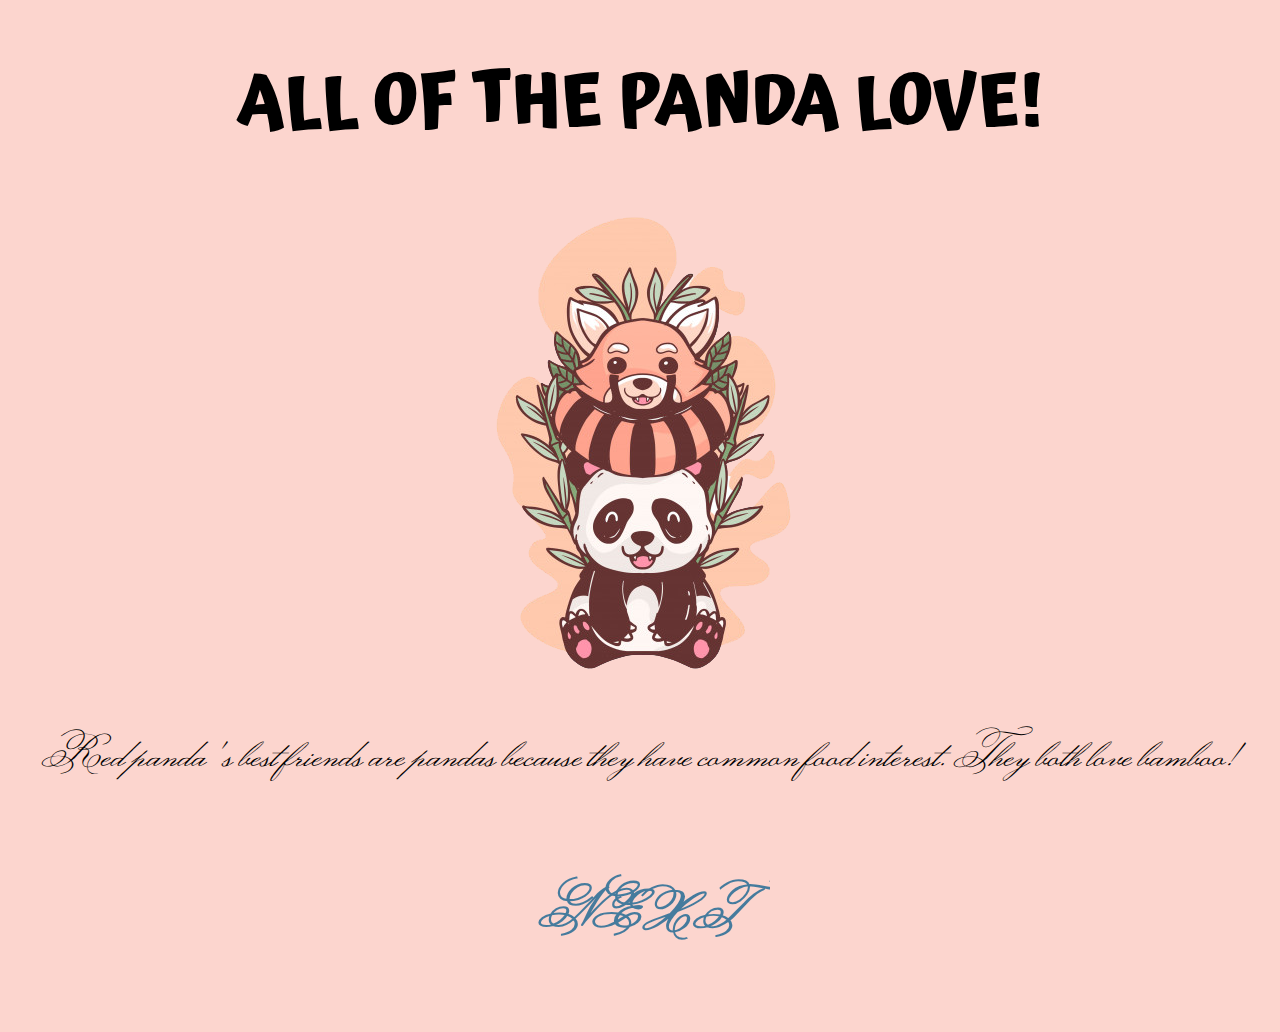
<file: assignment-1-sp2021/index.html>
<!DOCTYPE html>
<html lang="en">
<head>
	<meta charset="UTF-8">
	<title>Panda Love!</title>
	<link href="https://fonts.googleapis.com/css?family=Atma|Monsieur-La-Doulaise" rel="stylesheet">
	<link rel="stylesheet" href="style.css">
</head>
<style>
    a:hover {
      background-color: #a090ff85;
    }
    .button:hover {
  text-decoration: none;
}
</style>

<body>
<div class="main">
    <h1>ALL OF THE PANDA LOVE!</h1>
	<img src="images/red-panda-panda.png" alt="image of a panda and a red panda sitting ontop of the panda">
	<p>Red panda's best friends are pandas because they have common food interest. They both love bamboo!</p>
	<a href="one.html">
		<h2>NEXT</h2>
	</a>	
</div>
</body>
</html>
</file>
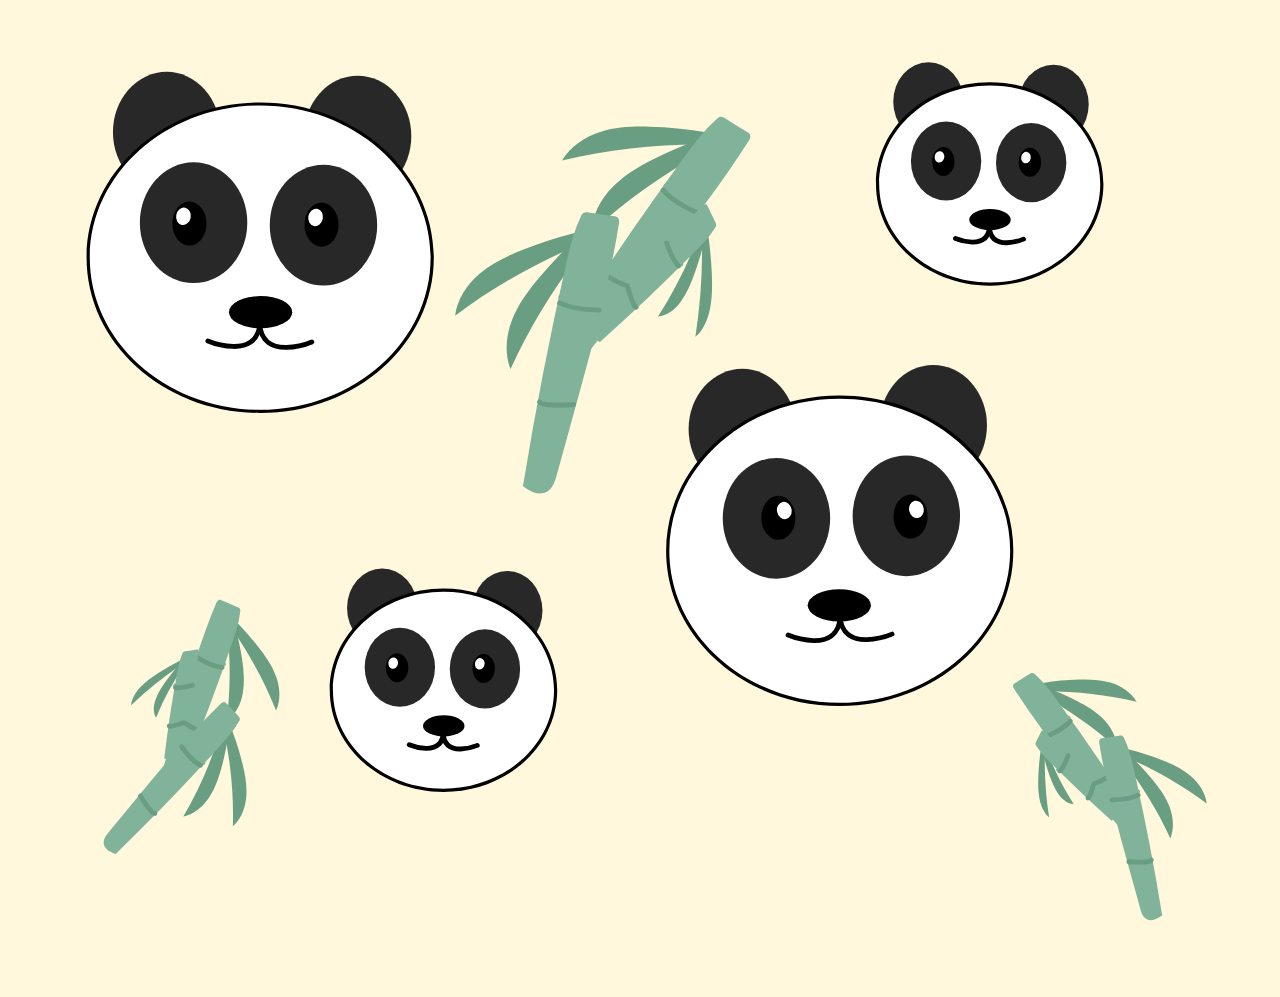
<file: assignment-3-sp-2021/index.html>
<!DOCTYPE html>
<html lang="en">
<head>
    <meta charset="UTF-8">
    <meta http-equiv="X-UA-Compatible" content="IE=edge">
    <meta name="viewport" content="width=device-width, initial-scale=1.0">
    <link rel="stylesheet" href="style.css">
    <title>Assignment 3</title>
</head>
<style type="text/css">
	.st0{fill:#282828;}
	.st1{fill:#FFFFFF;}
	.st2{fill:none;stroke:#000000;stroke-width:3;stroke-linecap:round;stroke-linejoin:round;stroke-miterlimit:10;}
	.st3{fill:#699E82;}
	.st4{fill:#81B29A;}
</style>
<body>
    <div class="svg-container">
      <svg version="1.1" xmlns="http://www.w3.org/2000/svg" xmlns:xlink="http://www.w3.org/1999/xlink" x="0px" y="0px"
      viewBox="0 0 792 612" style="enable-background:new 0 0 792 612;" xml:space="preserve">

    <g class="panda">
        <g id="left-ear">
          <ellipse class="st0" cx="99.41" cy="77.83" rx="33.65" ry="37.83"/>
          <g id="right-ear">
            <ellipse class="st0" cx="219.06" cy="80.27" rx="33.65" ry="37.83"/>
          <g id="body">
            <ellipse class="st1" cx="158.02" cy="156.44" rx="107.78" ry="96.3"/>
            <path d="M158.02,61.14c58.88,0,106.78,42.75,106.78,95.3s-47.9,95.3-106.78,95.3s-106.78-42.75-106.78-95.3
              S99.14,61.14,158.02,61.14 M158.02,59.14c-60.08,0-108.78,43.56-108.78,97.3s48.7,97.3,108.78,97.3s108.78-43.56,108.78-97.3
              S218.1,59.14,158.02,59.14L158.02,59.14z"/>
          <g id="left-dot">
                <ellipse class="st0" cx="116.28" cy="134.53" rx="33.65" ry="37.83"/>
          <g id="right-dot">
                <ellipse class="st0" cx="197.67" cy="136.09" rx="33.65" ry="37.83"/>
          <g id="left-eye">
                <ellipse cx="113.67" cy="135.05" rx="10.7" ry="13.83"/>
                <ellipse transform="matrix(0.1871 -0.9823 0.9823 0.1871 -38.8335 214.102)" class="st1" cx="109.95" cy="130.52" rx="5.48" ry="4.59"/>
          <g id="right-eye">
                <ellipse cx="196.45" cy="135.75" rx="10.7" ry="13.83"/>
                <ellipse transform="matrix(0.1871 -0.9823 0.9823 0.1871 27.7761 295.988)" class="st1" cx="192.73" cy="131.21" rx="5.48" ry="4.59"/>
              <ellipse id="nose" cx="158.28" cy="190.62" rx="19.83" ry="10.09"/>
          <g id="mouth">
                <path class="st2" d="M125.24,208.65c0,0,31.39,13.08,32.7-11.77"/>
                <path class="st2" d="M190.38,209.26c0,0-31.39,13.08-32.7-11.77"/>

    <g id="panda-2-big">
        <g id="left-ear_2_">
          <ellipse class="st0" cx="579.76" cy="261.49" rx="33.65" ry="37.83"/>
        <g id="right-ear_2_">
          <ellipse class="st0" cx="460.11" cy="263.92" rx="33.65" ry="37.83"/>
        <g id="body_2_">
          <ellipse class="st1" cx="521.15" cy="340.09" rx="107.78" ry="96.3"/>
          <path d="M521.15,244.79c58.88,0,106.78,42.75,106.78,95.3s-47.9,95.3-106.78,95.3s-106.78-42.75-106.78-95.3
            S462.27,244.79,521.15,244.79 M521.15,242.79c-60.08,0-108.78,43.56-108.78,97.3s48.7,97.3,108.78,97.3s108.78-43.56,108.78-97.3
            S581.23,242.79,521.15,242.79L521.15,242.79z"/>
        <g id="left-dot_2_">
          <ellipse class="st0" cx="562.89" cy="318.18" rx="33.65" ry="37.83"/>
        <g id="right-dot_2_">
          <ellipse class="st0" cx="481.5" cy="319.75" rx="33.65" ry="37.83"/>
        <g id="left-eye_2_">
          <ellipse cx="565.5" cy="318.7" rx="10.7" ry="13.83"/>
          <ellipse transform="matrix(0.9823 -0.1871 0.1871 0.9823 -48.7313 112.0568)" class="st1" cx="569.22" cy="314.17" rx="4.59" ry="5.48"/>
        <g id="right-eye_2_">
          <ellipse cx="482.72" cy="319.4" rx="10.7" ry="13.83"/>
          <ellipse transform="matrix(0.9823 -0.1871 0.1871 0.9823 -50.3235 96.5795)" class="st1" cx="486.44" cy="314.86" rx="4.59" ry="5.48"/>
        <ellipse id="nose_2_" cx="520.89" cy="374.27" rx="19.83" ry="10.09"/>
        <g id="mouth_2_">
          <path class="st2" d="M553.93,392.3c0,0-31.39,13.08-32.7-11.77"/>
          <path class="st2" d="M488.79,392.91c0,0,31.39,13.08,32.7-11.77"/>

    <g id="panda-2-small">
        <g id="left-ear_1_">
          <ellipse class="st0" cx="234.48" cy="375.95" rx="22.04" ry="24.78"/>
        <g id="right-ear_1_">
          <ellipse class="st0" cx="312.86" cy="377.55" rx="22.04" ry="24.78"/>
        <g id="body_1_">
          <path class="st1" d="M272.87,490.19c-38.74,0-70.26-28.15-70.26-62.74s31.52-62.74,70.26-62.74s70.26,28.15,70.26,62.74
            S311.61,490.19,272.87,490.19z"/>
          <path d="M272.87,365.71c38.19,0,69.26,27.7,69.26,61.74s-31.07,61.74-69.26,61.74s-69.26-27.7-69.26-61.74
            S234.68,365.71,272.87,365.71 M272.87,363.71c-39.36,0-71.26,28.54-71.26,63.74s31.9,63.74,71.26,63.74
            c39.36,0,71.26-28.54,71.26-63.74S312.23,363.71,272.87,363.71L272.87,363.71z"/>
        <g id="left-dot_1_">
          <ellipse class="st0" cx="245.53" cy="413.09" rx="22.04" ry="24.78"/>
        <g id="right-dot_1_">
          <ellipse class="st0" cx="298.84" cy="414.12" rx="22.04" ry="24.78"/>
        <g id="left-eye_1_">
          <ellipse cx="243.82" cy="413.43" rx="7.01" ry="9.06"/>
          <ellipse transform="matrix(0.1871 -0.9823 0.9823 0.1871 -206.9997 570.7776)" class="st1" cx="241.38" cy="410.46" rx="3.59" ry="3.01"/>
        <g id="right-eye_1_">
          <ellipse cx="298.05" cy="413.89" rx="7.01" ry="9.06"/>
          <ellipse transform="matrix(0.1871 -0.9823 0.9823 0.1871 -163.3654 624.4191)" class="st1" cx="295.61" cy="410.92" rx="3.59" ry="3.01"/>
        <ellipse id="nose_1_" cx="273.04" cy="449.83" rx="12.99" ry="6.61"/>
        <g id="mouth_1_">
          <path class="st2" d="M251.39,461.65c0,0,20.56,8.57,21.42-7.71"/>
          <path class="st2" d="M294.07,462.05c0,0-20.56,8.57-21.42-7.71"/>
  
    <g id="panda-3-small">
        <g id="left-ear_7_">
          <ellipse class="st0" cx="576.74" cy="58.74" rx="22.04" ry="24.78"/>
        <g id="right-ear_7_">
          <ellipse class="st0" cx="655.12" cy="60.33" rx="22.04" ry="24.78"/>
        <g id="body_7_">
          <path class="st1" d="M615.13,172.97c-38.74,0-70.26-28.15-70.26-62.74s31.52-62.74,70.26-62.74s70.26,28.15,70.26,62.74
            S653.87,172.97,615.13,172.97z"/>
          <path d="M615.13,48.49c38.19,0,69.26,27.7,69.26,61.74s-31.07,61.74-69.26,61.74c-38.19,0-69.26-27.7-69.26-61.74
            S576.94,48.49,615.13,48.49 M615.13,46.49c-39.36,0-71.26,28.54-71.26,63.74s31.9,63.74,71.26,63.74
            c39.36,0,71.26-28.54,71.26-63.74S654.49,46.49,615.13,46.49L615.13,46.49z"/>
        <g id="left-dot_7_">
          <ellipse class="st0" cx="587.79" cy="95.88" rx="22.04" ry="24.78"/>
        <g id="right-dot_7_">
          <ellipse class="st0" cx="641.11" cy="96.9" rx="22.04" ry="24.78"/>
        <g id="left-eye_4_">
          <ellipse cx="586.08" cy="96.22" rx="7.01" ry="9.06"/>
          <ellipse transform="matrix(0.1871 -0.9823 0.9823 0.1871 382.8349 649.1315)" class="st1" cx="583.64" cy="93.25" rx="3.59" ry="3.01"/>
        <g id="right-eye_4_">
          <ellipse cx="640.31" cy="96.67" rx="7.01" ry="9.06"/>
          <ellipse transform="matrix(0.1871 -0.9823 0.9823 0.1871 426.4692 702.773)" class="st1" cx="637.87" cy="93.7" rx="3.59" ry="3.01"/>
        <ellipse id="nose_4_" cx="615.3" cy="132.62" rx="12.99" ry="6.61"/>
        <g id="mouth_4_">
          <path class="st2" d="M593.66,144.43c0,0,20.56,8.57,21.42-7.71"/>
          <path class="st2" d="M636.33,144.83c0,0-20.56,8.57-21.42-7.71"/>
    </g>
    
<g class="foods">
    <g id="bamboo">
            <path class="st3" d="M436.51,77.67c-11.31-1.84-22.73-2.93-34.18-3.26c-10.36-0.3-20.89,0.05-30.79,3.11
              c-9.9,3.06-19.21,9.11-24.42,18.07c28.21-6.71,57.22-10.11,86.22-10.1"/>
            <path class="st3" d="M435.62,81.39c-10.8,3.81-21.35,8.34-31.55,13.55c-9.23,4.71-18.3,10.08-25.52,17.51
              c-7.22,7.44-12.48,17.21-12.75,27.57c21.53-19.44,45.34-36.34,70.78-50.25"/>
            <path class="st4" d="M344.53,209.72c24.98-39.24,51.16-77.72,78.48-115.37c6.4-8.82,12.94-17.68,21.12-24.87
              c0.65-0.57,1.35-1.15,2.21-1.29c1.12-0.18,2.19,0.44,3.15,1.04c4.64,2.89,9.28,5.78,13.92,8.67c0.52,0.32,1.06,0.66,1.39,1.18
              c0.88,1.34,0.01,3.11-0.85,4.46c-21.12,33.19-45.75,63.98-70.34,94.69c-3.85,4.81-7.71,9.63-11.56,14.44
              c-5.3,6.62-10.59,13.24-15.89,19.85c-2.69,3.36-5.9,7.01-10.2,7.26c-5.44,0.33-9.47-4.84-12.11-9.61L344.53,209.72z"/>
              <path class="st4" d="M411.21,112.34c2.93,2.87,5.9,5.74,9.38,7.95c3.66,2.33,7.62,4.22,11.45,6.25
                c1.7,0.91,3.22-1.68,1.51-2.59c-3.71-1.98-7.55-3.83-11.12-6.05c-3.39-2.11-6.25-4.9-9.09-7.68
                C411.95,108.87,409.82,110.99,411.21,112.34L411.21,112.34z"/>
              <path class="st3" d="M409.39,115.11c5.62,6.69,13.62,10.6,21.36,14.29c1.73,0.83,3.26-1.76,1.51-2.59
                c-7.52-3.59-15.28-7.32-20.75-13.82C410.27,111.51,408.15,113.64,409.39,115.11L409.39,115.11z"/>
              <path class="st3" d="M372.86,166.06c0.23,2,1.62,3.07,3.23,4.08c1.74,1.08,3.56,2.04,5.42,2.9c3.75,1.74,7.64,3.14,11.53,4.53
                c1.82,0.65,2.61-2.25,0.8-2.89c-3.32-1.18-6.66-2.36-9.88-3.8c-1.56-0.7-3.1-1.45-4.59-2.29c-0.8-0.44-1.59-0.91-2.35-1.41
                c-0.34-0.23-1.11-0.65-1.17-1.12c-0.09-0.8-0.62-1.5-1.5-1.5C373.62,164.56,372.76,165.25,372.86,166.06L372.86,166.06z"/>
            <path class="st3" d="M438.87,143.09c1.11,7.92,1.83,15.93,2.15,23.97c0.29,7.27,0.25,14.67-1.21,21.65
              c-1.46,6.98-4.49,13.58-9.1,17.33c3.13-19.88,4.51-40.28,4.12-60.64"/>
            <path class="st3" d="M436.94,143.75c-1.84,7.62-4.07,15.07-6.65,22.29c-2.34,6.53-5.01,12.95-8.79,18.09s-8.81,8.93-14.21,9.22
              c9.85-15.31,18.35-32.19,25.26-50.2"/>
            <path class="st4" d="M371.24,208.98c20.13-17.93,39.85-36.69,59.12-56.25c4.52-4.58,9.05-9.26,12.69-15.08
              c0.29-0.46,0.58-0.96,0.64-1.56c0.08-0.79-0.26-1.53-0.59-2.2c-1.57-3.23-3.14-6.46-4.71-9.69c-0.18-0.36-0.36-0.74-0.63-0.97
              c-0.71-0.6-1.62,0.02-2.32,0.64c-17.03,15.16-32.75,32.76-48.44,50.33c-2.46,2.75-4.92,5.51-7.38,8.26
              c-3.38,3.79-6.76,7.57-10.14,11.35c-1.72,1.92-3.57,4.21-3.65,7.23c-0.1,3.82,2.65,6.6,5.17,8.41L371.24,208.98z"/>
              <path class="st4" d="M422.96,159.69c-1.55-2.05-3.08-4.12-4.22-6.44c-1.19-2.43-2.15-4.98-3.19-7.47
                c-0.31-0.75-0.99-1.28-1.85-1.05c-0.7,0.19-1.36,1.09-1.05,1.85c1.11,2.65,2.14,5.35,3.38,7.94c1.15,2.41,2.73,4.56,4.33,6.68
                c0.49,0.65,1.29,0.98,2.05,0.54C423.06,161.37,423.46,160.34,422.96,159.69L422.96,159.69z"/>
              <path class="st3" d="M421.31,160.69c-3.57-3.89-5.4-9.12-7.22-13.98c-0.28-0.76-1.01-1.28-1.85-1.05
                c-0.73,0.2-1.33,1.08-1.05,1.85c2.02,5.37,4.06,11.01,8,15.3C420.5,164.24,422.61,162.11,421.31,160.69L421.31,160.69z"/>
              <path class="st3" d="M394,186.16c-0.24-0.06-0.22-0.02,0.06,0.09c-0.08-0.04-0.12-0.09-0.14-0.16
                c-0.08-0.22-0.26-0.45-0.36-0.66c-0.27-0.53-0.52-1.08-0.75-1.62c-0.43-0.99-0.81-2.01-1.16-3.04
                c-0.78-2.26-1.44-4.56-2.1-6.86c-0.53-1.85-3.42-1.07-2.89,0.8c0.74,2.61,1.49,5.23,2.42,7.78c0.46,1.25,0.96,2.49,1.53,3.7
                c0.53,1.13,1.2,2.65,2.6,2.86c0.8,0.12,1.61-0.2,1.85-1.05C395.25,187.29,394.81,186.29,394,186.16L394,186.16z"/>
            <path class="st3" d="M355.22,140.99c-11.11,2.77-22.04,6.29-32.69,10.51c-9.63,3.82-19.17,8.3-27.06,15.02
              c-7.89,6.72-14.05,15.95-15.3,26.24c23.27-17.31,48.57-31.88,75.22-43.33"/>
            <path class="st3" d="M355.87,144.76c-8.42,7.77-16.32,16.1-23.63,24.91c-6.62,7.98-12.83,16.48-16.53,26.17
              c-3.69,9.68-4.67,20.74-0.82,30.36c12.1-26.36,27.3-51.29,45.19-74.12"/>
            <path class="st4" d="M322.86,298.62c7.46-45.92,16.31-91.61,26.54-136.99c2.4-10.63,4.9-21.35,9.58-31.19
              c0.37-0.78,0.79-1.59,1.52-2.06c0.96-0.61,2.19-0.46,3.31-0.29c5.4,0.82,10.81,1.64,16.21,2.46c0.61,0.09,1.23,0.19,1.74,0.53
              c1.34,0.89,1.24,2.85,0.98,4.44c-6.29,38.83-16.77,76.84-27.23,114.77c-1.64,5.94-3.28,11.89-4.92,17.83
              c-2.25,8.17-4.51,16.34-6.76,24.51c-1.14,4.15-2.65,8.77-6.5,10.7c-4.87,2.45-10.61-0.71-14.92-4.05L322.86,298.62z"/>
              <path class="st4" d="M345.82,182.88c3.84,1.48,7.7,2.95,11.79,3.57c4.29,0.65,8.66,0.85,12.98,1.22c1.92,0.16,1.91-2.84,0-3
                c-4.2-0.35-8.48-0.5-12.64-1.18c-3.92-0.64-7.64-2.07-11.32-3.49C344.81,179.29,344.03,182.19,345.82,182.88L345.82,182.88z"/>
              <path class="st3" d="M344.88,185.99c7.96,3.98,16.91,4.46,25.65,4.8c1.93,0.08,1.93-2.92,0-3c-8.17-0.32-16.68-0.66-24.13-4.39
                C344.68,182.54,343.16,185.13,344.88,185.99L344.88,185.99z"/>
              <path class="st3" d="M331.73,247.5c0.86,1.48,2.42,1.97,4.02,2.22c2.06,0.33,4.14,0.52,6.22,0.6
                c4.19,0.16,8.38-0.11,12.56-0.37c1.92-0.12,1.93-3.12,0-3c-3.63,0.23-7.26,0.46-10.89,0.42c-1.81-0.02-3.62-0.12-5.42-0.31
                c-0.97-0.11-3.32-0.07-3.9-1.06C333.35,244.31,330.76,245.82,331.73,247.5L331.73,247.5z"/>
            <path class="st3" d="M648.54,422.92c7.42-1.21,14.91-1.92,22.42-2.14c6.8-0.19,13.7,0.04,20.2,2.04
              c6.5,2.01,12.6,5.97,16.02,11.85c-18.51-4.4-37.53-6.63-56.55-6.62"/>
            <path class="st3" d="M649.13,425.36c7.08,2.5,14,5.47,20.69,8.89c6.05,3.09,12,6.61,16.74,11.49
              c4.73,4.88,8.19,11.29,8.36,18.08c-14.12-12.75-29.74-23.84-46.43-32.96"/>
            <path class="st4" d="M708.87,509.53c-16.39-25.74-33.56-50.98-51.48-75.68c-4.2-5.79-8.48-11.59-13.86-16.31
              c-0.43-0.37-0.89-0.76-1.45-0.84c-0.73-0.12-1.44,0.29-2.07,0.68c-3.04,1.89-6.09,3.79-9.13,5.68
              c-0.34,0.21-0.69,0.44-0.91,0.77c-0.58,0.88-0.01,2.04,0.56,2.93c13.85,21.77,30.01,41.96,46.14,62.11
              c2.53,3.16,5.06,6.32,7.58,9.47c3.47,4.34,6.95,8.68,10.42,13.02c1.77,2.21,3.87,4.6,6.69,4.77c3.57,0.22,6.21-3.18,7.94-6.3
              L708.87,509.53z"/>
              <path class="st4" d="M663.38,443.9c-1.83,1.79-3.67,3.6-5.86,4.96c-2.34,1.46-4.86,2.67-7.3,3.97c-1.7,0.91-0.19,3.5,1.51,2.59
                c2.51-1.34,5.11-2.57,7.51-4.1c2.32-1.47,4.3-3.38,6.25-5.29C666.89,444.67,664.76,442.55,663.38,443.9L663.38,443.9z"/>
              <path class="st3" d="M664.57,445.72c-3.56,4.23-8.61,6.65-13.51,8.98c-0.73,0.35-0.92,1.4-0.54,2.05
                c0.44,0.75,1.32,0.89,2.05,0.54c5.11-2.44,10.4-5.03,14.11-9.45c0.52-0.62,0.61-1.51,0-2.12
                C666.16,445.18,665.1,445.09,664.57,445.72L664.57,445.72z"/>
              <path class="st3" d="M687.81,480.9c0.02-0.2,0.05-0.12-0.1-0.02c-0.15,0.1-0.23,0.19-0.41,0.31c-0.5,0.33-1.02,0.63-1.54,0.92
                c-0.98,0.55-1.99,1.04-3.01,1.5c-2.07,0.93-4.22,1.68-6.36,2.44c-0.76,0.27-1.27,1.02-1.05,1.85c0.2,0.74,1.08,1.32,1.85,1.05
                c2.59-0.92,5.19-1.86,7.69-3.02c1.19-0.55,2.35-1.16,3.46-1.84c1.27-0.78,2.29-1.61,2.47-3.18c0.09-0.81-0.76-1.5-1.5-1.5
                C688.42,479.4,687.9,480.09,687.81,480.9L687.81,480.9z"/>
            <path class="st3" d="M646.99,465.83c-0.73,5.19-1.2,10.45-1.41,15.72c-0.19,4.77-0.16,9.62,0.8,14.2
              c0.96,4.58,2.95,8.91,5.97,11.36c-2.05-13.04-2.96-26.42-2.7-39.78"/>
            <path class="st3" d="M648.26,466.26c1.21,5,2.67,9.89,4.36,14.62c1.53,4.28,3.29,8.49,5.77,11.87c2.48,3.37,5.78,5.86,9.32,6.05
              c-6.46-10.04-12.03-21.12-16.57-32.93"/>
            <path class="st4" d="M691.36,509.05c-13.2-11.76-26.14-24.07-38.78-36.9c-2.96-3.01-5.93-6.07-8.32-9.89
              c-0.19-0.3-0.38-0.63-0.42-1.03c-0.05-0.52,0.17-1.01,0.38-1.45c1.03-2.12,2.06-4.24,3.09-6.36c0.12-0.24,0.24-0.48,0.42-0.63
              c0.47-0.4,1.06,0.01,1.52,0.42c11.17,9.94,21.48,21.49,31.77,33.01c1.61,1.81,3.23,3.61,4.84,5.42
              c2.22,2.48,4.43,4.97,6.65,7.45c1.13,1.26,2.34,2.76,2.4,4.74c0.06,2.51-1.74,4.33-3.39,5.52L691.36,509.05z"/>
              <path class="st4" d="M659.57,477.97c1.05-1.39,2.09-2.8,2.84-4.38c0.83-1.74,1.52-3.55,2.27-5.33c0.3-0.73-0.33-1.68-1.05-1.85
                c-0.88-0.2-1.52,0.27-1.85,1.05c-0.69,1.64-1.29,3.24-2.04,4.77c-0.74,1.52-1.75,2.88-2.77,4.23c-0.48,0.63-0.12,1.7,0.54,2.05
                C658.31,478.93,659.06,478.64,659.57,477.97L659.57,477.97z"/>
              <path class="st3" d="M660.27,479.13c2.65-2.89,4.02-6.66,5.38-10.27c0.28-0.74-0.31-1.68-1.05-1.85
                c-0.85-0.19-1.55,0.26-1.85,1.05c-0.65,1.73-1.22,3.25-1.98,4.84c-0.37,0.77-0.78,1.53-1.24,2.26
                c-0.22,0.35-0.46,0.69-0.7,1.03c-0.15,0.21,0.11-0.14-0.05,0.06c-0.06,0.08-0.13,0.16-0.19,0.24c-0.14,0.17-0.3,0.34-0.45,0.51
                c-0.55,0.6-0.59,1.53,0,2.12C658.7,479.68,659.72,479.73,660.27,479.13L660.27,479.13z"/>
              <path class="st3" d="M677.08,496.48c1.03-0.16,1.58-1.2,1.98-2.04c0.4-0.86,0.76-1.74,1.09-2.62c0.61-1.67,1.1-3.39,1.59-5.1
                c0.21-0.75-0.26-1.67-1.05-1.85c-0.8-0.18-1.62,0.24-1.85,1.05c-0.43,1.51-0.86,3.02-1.37,4.5c-0.12,0.35-0.25,0.7-0.38,1.05
                c-0.08,0.2-0.15,0.39-0.23,0.59c-0.11,0.27,0.03-0.06-0.09,0.22c-0.15,0.33-0.3,0.67-0.46,1c-0.08,0.17-0.17,0.34-0.27,0.5
                c0.11-0.12,0.1-0.12-0.01,0c0.42-0.18,0.51-0.24,0.27-0.19c-0.78,0.12-1.28,1.14-1.05,1.85
                C675.51,496.27,676.25,496.61,677.08,496.48L677.08,496.48z"/>
            <path class="st3" d="M701.86,464.45c7.29,1.82,14.46,4.12,21.44,6.89c6.32,2.5,12.57,5.44,17.75,9.85
              c5.17,4.41,9.22,10.46,10.04,17.21c-15.26-11.35-31.86-20.91-49.34-28.42"/>
            <path class="st3" d="M701.43,466.92c5.52,5.1,10.7,10.56,15.5,16.34c4.34,5.23,8.42,10.81,10.84,17.16s3.06,13.6,0.54,19.92
              c-7.94-17.29-17.91-33.64-29.64-48.62"/>
            <path class="st4" d="M723.09,567.85c-4.89-30.12-10.7-60.09-17.41-89.85c-1.57-6.98-3.22-14-6.29-20.46
              c-0.24-0.51-0.52-1.05-1-1.35c-0.63-0.4-1.44-0.3-2.17-0.19c-3.54,0.54-7.09,1.08-10.63,1.62c-0.4,0.06-0.81,0.13-1.14,0.35
              c-0.88,0.58-0.81,1.87-0.64,2.91c4.13,25.47,11,50.41,17.86,75.28c1.08,3.9,2.15,7.8,3.23,11.7c1.48,5.36,2.96,10.72,4.43,16.08
              c0.75,2.72,1.74,5.75,4.26,7.02c3.19,1.61,6.96-0.47,9.79-2.65L723.09,567.85z"/>
              <path class="st4" d="M707.37,489.54c-2.42,0.93-4.86,1.87-7.43,2.29c-2.68,0.44-5.45,0.53-8.16,0.76
                c-0.81,0.07-1.5,0.64-1.5,1.5c0,0.76,0.69,1.57,1.5,1.5c2.88-0.24,5.79-0.39,8.65-0.82c2.68-0.4,5.21-1.37,7.73-2.34
                c0.76-0.29,1.28-1.01,1.05-1.85C709.01,489.86,708.13,489.24,707.37,489.54L707.37,489.54z"/>
              <path class="st3" d="M707.39,491.82c-4.8,2.4-10.31,2.61-15.57,2.81c-1.92,0.07-1.93,3.08,0,3c5.83-0.23,11.77-0.56,17.08-3.22
                C710.63,493.55,709.11,490.96,707.39,491.82L707.39,491.82z"/>
              <path class="st3" d="M715.13,533.06c-0.2,0.34-1.63,0.39-2.11,0.44c-1.18,0.13-2.37,0.19-3.56,0.21
                c-2.38,0.03-4.77-0.12-7.14-0.27c-0.81-0.05-1.5,0.73-1.5,1.5c0,0.85,0.69,1.45,1.5,1.5c2.74,0.18,5.49,0.35,8.24,0.24
                c1.41-0.05,2.82-0.19,4.22-0.41c1.18-0.19,2.31-0.6,2.94-1.69C718.69,532.9,716.1,531.39,715.13,533.06L715.13,533.06z"/>
            <path class="st3" d="M143.95,385.44c5.24,5.38,10.12,11.11,14.61,17.14c4.06,5.46,7.83,11.25,9.91,17.72
              c2.08,6.47,2.33,13.75-0.52,19.92c-7-17.69-16.09-34.55-27-50.13"/>
            <path class="st3" d="M142.29,387.32c2.01,7.24,3.55,14.61,4.58,22.05c0.94,6.73,1.47,13.62,0.19,20.3
              c-1.28,6.68-4.55,13.18-10.02,17.22c2.35-18.88,2.48-38.03,0.38-56.94"/>
            <path class="st4" d="M107.59,484.54c11.69-28.18,22.52-56.72,32.48-85.57c2.33-6.76,4.63-13.6,5.42-20.71
              c0.06-0.56,0.11-1.16-0.14-1.67c-0.32-0.67-1.06-1.01-1.75-1.3c-3.3-1.41-6.6-2.81-9.89-4.22c-0.37-0.16-0.75-0.32-1.16-0.31
              c-1.05,0.03-1.68,1.16-2.08,2.13c-9.89,23.83-17.17,48.65-24.43,73.41c-1.14,3.88-2.28,7.76-3.41,11.64
              c-1.56,5.34-3.13,10.67-4.69,16.01c-0.79,2.71-1.55,5.81-0.07,8.21c1.87,3.05,6.16,3.27,9.72,2.89L107.59,484.54z"/>
              <path class="st4" d="M135.41,409.67c-2.54-0.48-5.13-0.95-7.53-1.96c-2.51-1.06-4.91-2.42-7.34-3.66
                c-1.72-0.87-3.24,1.71-1.51,2.59c2.51,1.28,5,2.66,7.6,3.77c2.56,1.09,5.26,1.64,7.98,2.15c0.8,0.15,1.62-0.22,1.85-1.05
                C136.66,410.78,136.21,409.82,135.41,409.67L135.41,409.67z"/>
              <path class="st3" d="M134.21,411.63c-5.34-0.48-10.14-3.23-14.71-5.82c-1.68-0.95-3.2,1.64-1.51,2.59
                c5.08,2.88,10.31,5.7,16.23,6.23c0.81,0.07,1.5-0.74,1.5-1.5C135.71,412.26,135.02,411.7,134.21,411.63L134.21,411.63z"/>
              <path class="st3" d="M119.08,450.8c0.13-0.07-0.15-0.03-0.12-0.02c-0.25-0.06-0.5-0.15-0.74-0.25
                c-0.44-0.18-0.88-0.39-1.31-0.59c-1.06-0.51-2.09-1.09-3.1-1.7c-1.99-1.21-3.9-2.56-5.79-3.91c-0.66-0.47-1.67-0.12-2.05,0.54
                c-0.44,0.75-0.12,1.58,0.54,2.05c2.15,1.53,4.3,3.05,6.58,4.37c1.12,0.65,2.27,1.24,3.46,1.76c1.34,0.58,2.67,1.08,4.06,0.34
                C122.29,452.48,120.78,449.89,119.08,450.8L119.08,450.8z"/>
            <path class="st3" d="M107.91,408.78c-4.67,2.38-9.25,5.01-13.69,7.86c-4.02,2.58-7.98,5.38-11.18,8.8
              c-3.2,3.41-5.61,7.52-5.89,11.4c9.51-9.16,19.95-17.57,31.04-25.02"/>
            <path class="st3" d="M108.28,410.07c-3.4,3.86-6.57,7.85-9.48,11.95c-2.63,3.71-5.07,7.56-6.41,11.53
              c-1.34,3.97-1.49,8.09,0.39,11.1c4.52-11.05,10.4-21.97,17.47-32.46"/>
            <path class="st4" d="M97.94,469.91c2.06-17.56,4.73-35.22,7.99-52.93c0.76-4.15,1.57-8.34,3.33-12.49
              c0.14-0.33,0.3-0.68,0.6-0.93c0.39-0.34,0.92-0.44,1.4-0.51c2.33-0.37,4.65-0.74,6.98-1.12c0.26-0.04,0.53-0.08,0.76-0.02
              c0.59,0.16,0.6,0.88,0.53,1.49c-1.74,14.85-5.29,29.92-8.82,44.96c-0.55,2.36-1.11,4.71-1.66,7.07
              c-0.76,3.24-1.52,6.48-2.29,9.72c-0.39,1.65-0.92,3.51-2.51,4.68c-2.02,1.49-4.54,1.06-6.46,0.38L97.94,469.91z"/>
              <path class="st4" d="M105.06,426.05c1.89,0.07,3.74,0.07,5.61-0.24c1.78-0.3,3.54-0.74,5.3-1.12c0.79-0.17,1.25-1.09,1.05-1.85
                c-0.22-0.82-1.05-1.22-1.85-1.05c-1.69,0.37-3.39,0.79-5.1,1.09c-1.65,0.29-3.34,0.23-5.02,0.16c-0.81-0.03-1.5,0.71-1.5,1.5
                C103.56,425.39,104.24,426.02,105.06,426.05L105.06,426.05z"/>
              <path class="st3" d="M104.89,427.31c3.73,0.49,7.54-0.55,11.13-1.47c0.78-0.2,1.26-1.07,1.05-1.85
                c-0.22-0.79-1.06-1.25-1.85-1.05c-3.37,0.86-6.83,1.82-10.33,1.36c-0.8-0.1-1.5,0.76-1.5,1.5
                C103.39,426.7,104.08,427.2,104.89,427.31L104.89,427.31z"/>
              <path class="st3" d="M99.96,450.91c0.76,0.8,1.83,0.71,2.82,0.55c0.89-0.14,1.77-0.33,2.65-0.56c1.76-0.46,3.49-1.06,5.21-1.66
                c0.74-0.26,1.31-1.04,1.05-1.85c-0.24-0.73-1.05-1.32-1.85-1.05c-1.5,0.52-3,1.04-4.52,1.47c-0.73,0.21-1.47,0.39-2.22,0.55
                c-0.37,0.08-0.74,0.14-1.11,0.2c-0.21,0.03-0.23,0.03-0.05,0.01c-0.05,0-0.09,0.01-0.14,0.01c-0.18-0.01-0.18,0,0.01,0.03
                c0.1,0.05,0.19,0.1,0.28,0.17c-0.54-0.57-1.58-0.59-2.12,0C99.4,449.4,99.38,450.31,99.96,450.91L99.96,450.91z"/>
            <path class="st3" d="M140.5,452.94c2.69,7.02,4.91,14.21,6.65,21.52c1.57,6.61,2.75,13.42,2.11,20.19
              c-0.64,6.77-3.29,13.55-8.35,18.09c0.55-19.02-1.14-38.09-5.01-56.72"/>
            <path class="st3" d="M138.24,454.01c-1.01,7.45-2.51,14.82-4.5,22.07c-1.8,6.56-4.03,13.1-7.85,18.72
              c-3.81,5.63-9.39,10.31-16.01,11.86c9.61-16.42,17.29-33.96,22.83-52.16"/>
            <path class="st4" d="M67.97,529.62c21.87-21.28,43.09-43.22,63.63-65.79c4.81-5.29,9.63-10.66,13.16-16.88
              c0.28-0.49,0.56-1.02,0.53-1.59c-0.03-0.74-0.58-1.35-1.09-1.89c-2.47-2.59-4.95-5.19-7.42-7.78c-0.28-0.29-0.57-0.59-0.94-0.74
              c-0.98-0.38-2,0.41-2.75,1.14c-18.5,17.99-34.99,37.92-51.43,57.8c-2.58,3.12-5.16,6.23-7.73,9.35
              c-3.54,4.28-7.09,8.57-10.63,12.85c-1.8,2.18-3.71,4.72-3.31,7.52c0.51,3.54,4.37,5.43,7.79,6.5L67.97,529.62z"/>
              <path class="st4" d="M122.91,471.7c-2.11-1.42-4.21-2.84-5.98-4.68c-1.93-2.01-3.64-4.25-5.43-6.4c-0.52-0.62-1.59-0.54-2.12,0
                c-0.62,0.62-0.52,1.5,0,2.12c1.83,2.2,3.58,4.51,5.58,6.56c1.9,1.95,4.18,3.48,6.43,4.99c0.67,0.45,1.66,0.13,2.05-0.54
                C123.88,473.02,123.59,472.15,122.91,471.7L122.91,471.7z"/>
              <path class="st3" d="M121.38,473.24c-4.74-2.55-8.1-6.9-11.3-11.11c-0.49-0.64-1.29-0.98-2.05-0.54
                c-0.63,0.37-1.03,1.4-0.54,2.05c3.51,4.62,7.16,9.38,12.37,12.18C121.56,476.74,123.08,474.15,121.38,473.24L121.38,473.24z"/>
              <path class="st3" d="M92.03,503.15c-0.04,0-0.26,0.01-0.11,0.03c0.06,0.05,0.05,0.05-0.04-0.01c-0.05-0.03-0.1-0.06-0.15-0.09
                c-0.12-0.08-0.3-0.25-0.45-0.4c-0.39-0.39-0.77-0.8-1.13-1.22c-0.73-0.84-1.42-1.71-2.06-2.62c-1.35-1.89-2.56-3.88-3.77-5.87
                c-0.42-0.69-1.34-0.95-2.05-0.54c-0.69,0.4-0.96,1.36-0.54,2.05c1.34,2.21,2.69,4.42,4.23,6.5c0.79,1.07,1.63,2.12,2.53,3.1
                c0.92,1.01,2.04,2.19,3.54,2.06c0.81-0.07,1.5-0.64,1.5-1.5C93.53,503.89,92.84,503.07,92.03,503.15L92.03,503.15z"/>
            </g>
          </g>
      </svg> 
    </div>
</body>
</html>
</file>
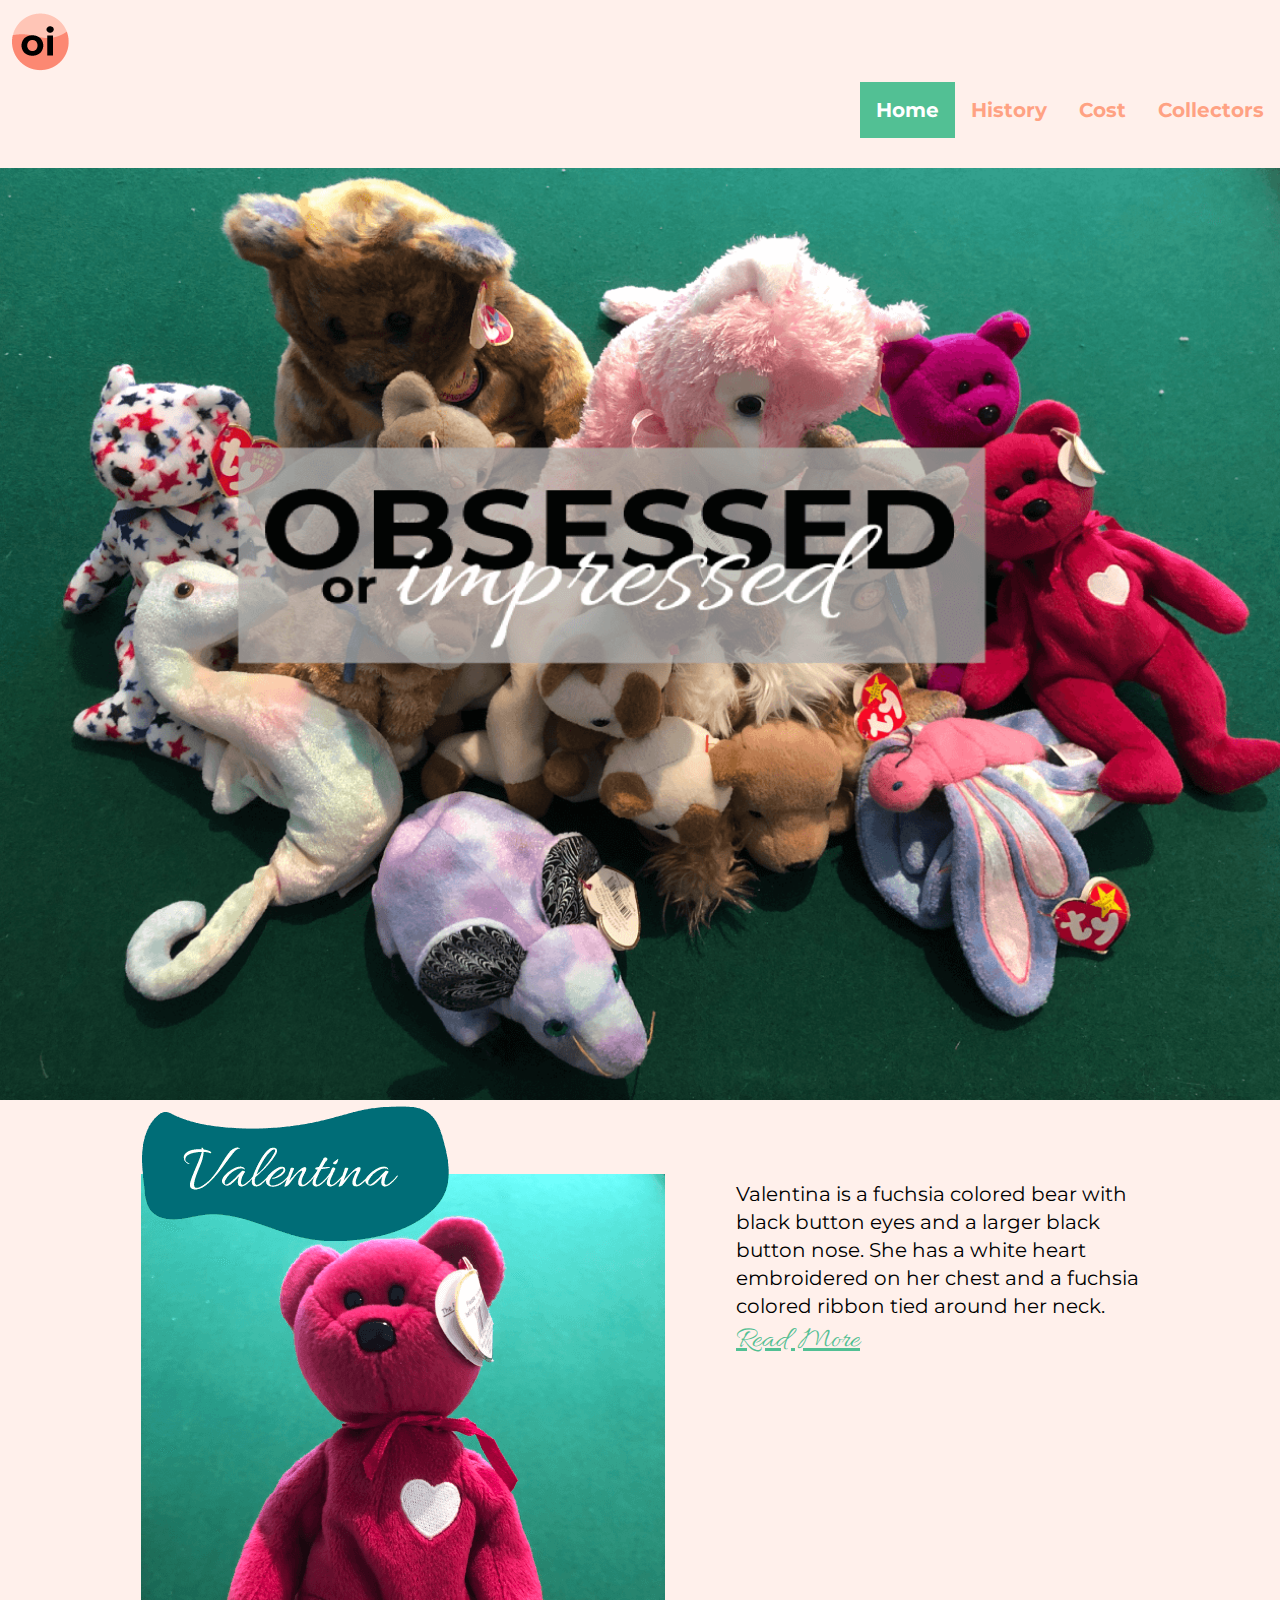
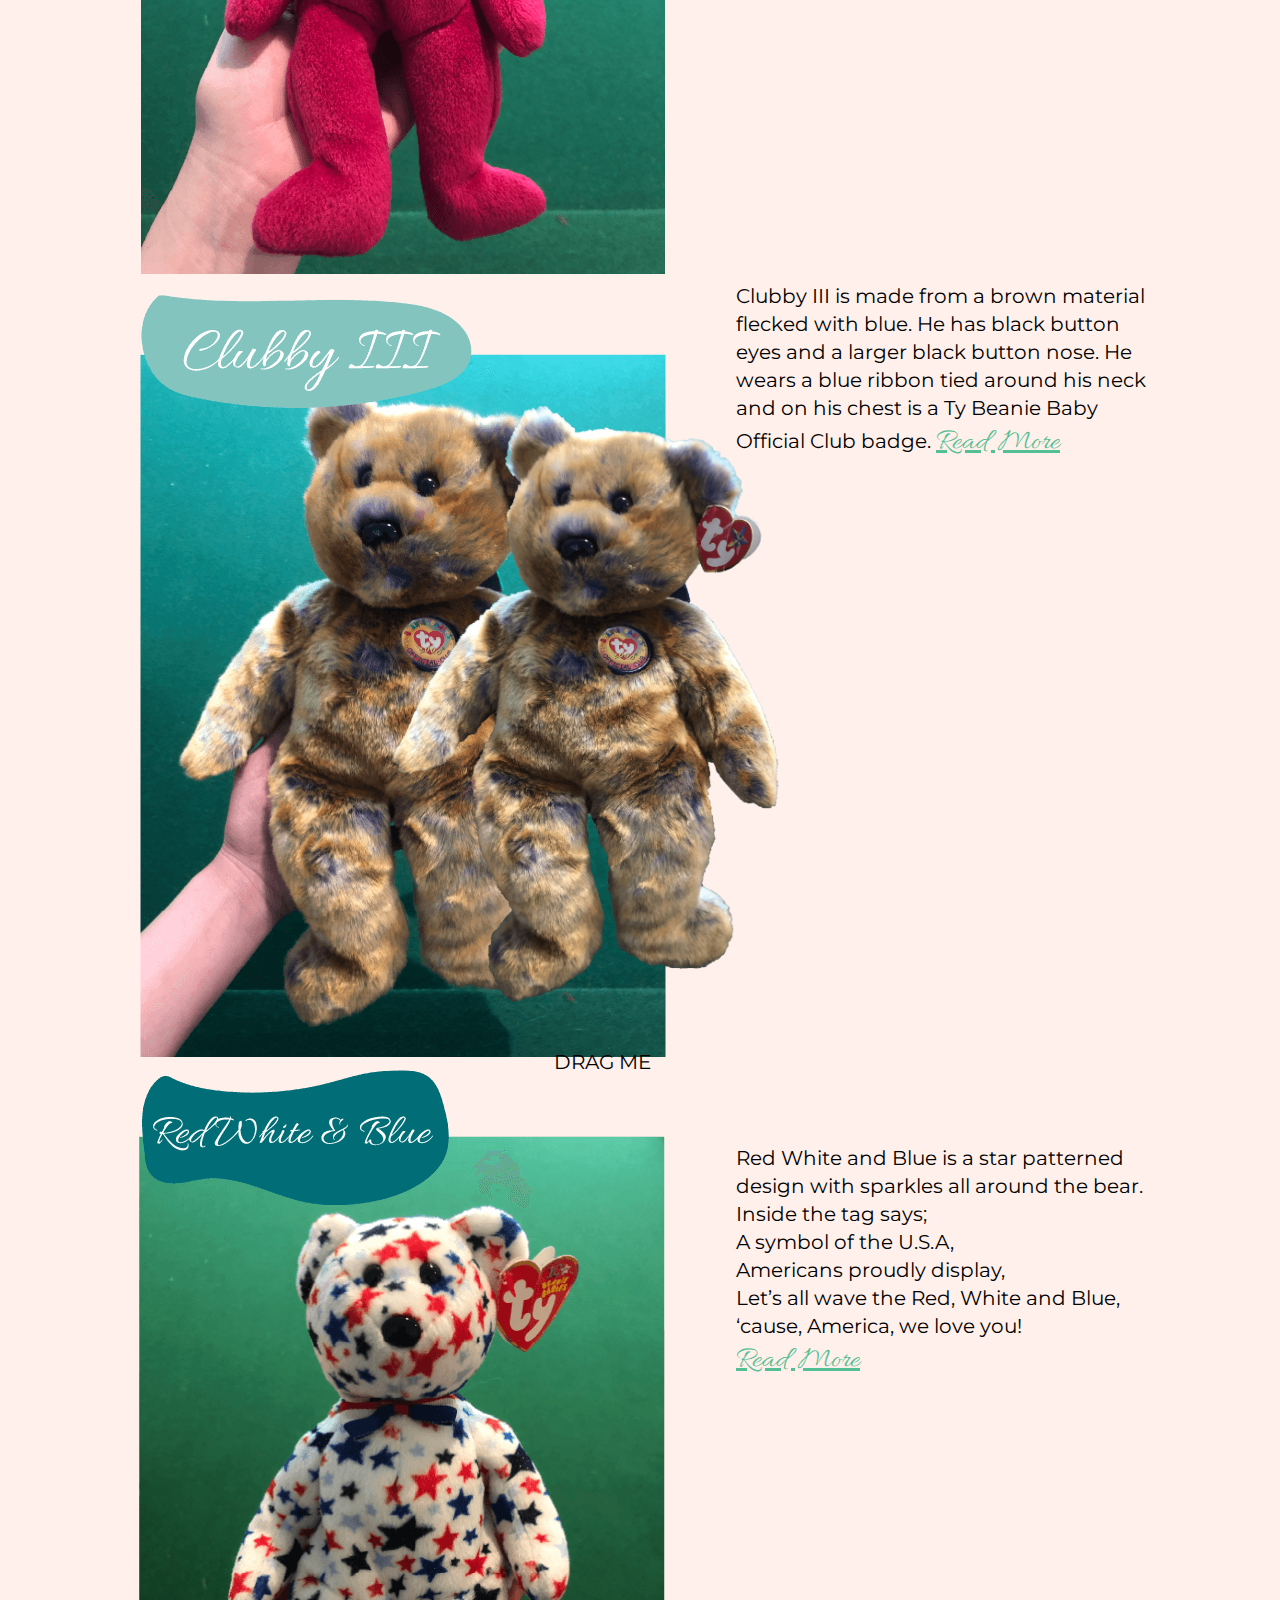
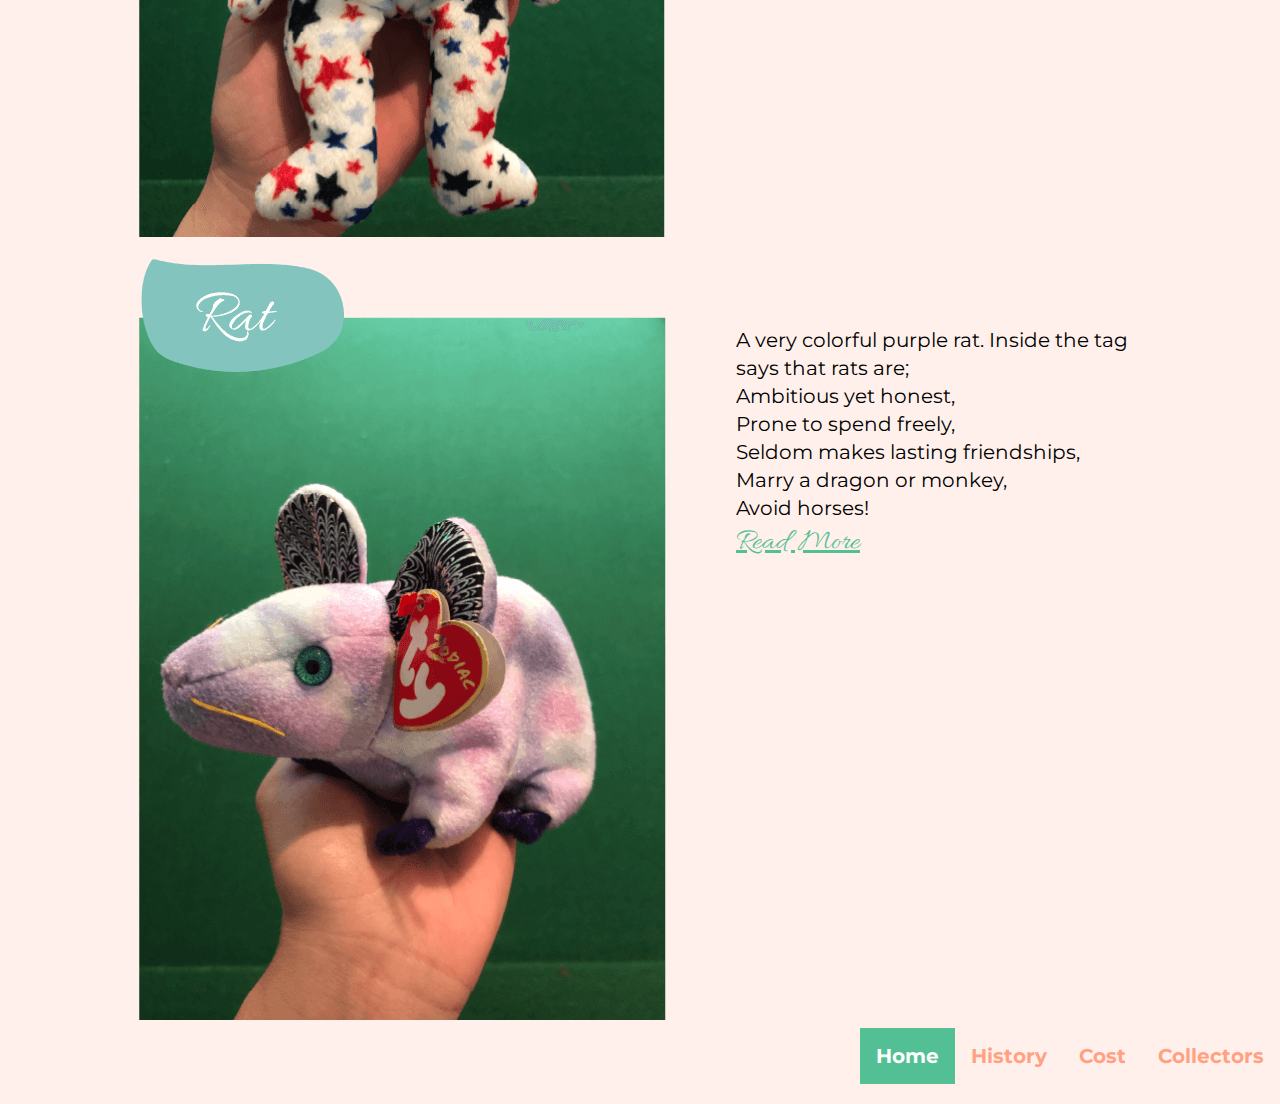
<file: project-2/index.html>
<!DOCTYPE html>
<html lang="en">
<head>
    <meta charset="UTF-8">
    <meta http-equiv="X-UA-Compatible" content="IE=edge">
    <meta name="viewport" content="width=device-width, initial-scale=1.0">
    <link href='https://fonts.googleapis.com/css?family=Montserrat' rel='stylesheet'>
    <link href='https://fonts.googleapis.com/css?family=Allura' rel='stylesheet'>
    <link rel="stylesheet" href="meyer-reset.css">
    <link rel="stylesheet" href="style.css">
    <link rel= "icon" href= "/images/icon-banner.ico" type= "image/x-icon">
    <link rel="shortcut icon" type="image/x-icon" href="/images/icon-banner.ico">
    <title>Obsessed or Impressed</title>
</head>
<body>

<div class="icon">
    <img src="images/oi-logo.png" alt="image of a logo: oi">
</div>

<style>
    .top-bar {
    overflow: hidden;
    background-color: #fff0eb;
    /*(131, 131, 131)*/
}   
    .top-bar a {
    float: right;
    color: #ffa283;
    text-align: center;
    padding: 14px 16px;
    text-decoration: none;
    font-size: 17px;
}  
.top-bar a:hover {
    background-color: #ddd;
    color: rgb(53, 53, 53);
}  
.top-bar a.active {
    background-color: #04aa6db0;
    color: white;
}
a{
  color: #04aa6db0;  
}
a:hover{
   color: #ffa283; 
}

.navbar {
  overflow: hidden;
  background-color: #fff0eb;
  bottom: 0;
  width: 100%;
}

.navbar a {
    float: right;
    color: #ffa283;
    text-align: center;
    padding: 14px 16px;
    text-decoration: none;
    font-size: 17px;
}

.navbar a:hover {
    background-color: #ddd;
    color: rgb(53, 53, 53);
}

.navbar a.active {
    background-color: #04aa6db0;
    color: white;
}
</style>

    <div class="top-bar">
        <a href="collectors.html"><h5>Collectors</h5></a>
        <a href="cost.html"><h5>Cost</h5></a>
        <a href="history.html"><h5>History</h5></a>
        <a class="active" a href=""><h5>Home</h5></a>
    </div>

    <div class="title">
        <img src="images/home-page-r2.png" width="100%" alt="image with title saying: obsessed  or impressed">
    </div>

<div class="bear-main">
    <div class="kidm">
        <div class="left">
        <img src="images/valentina-name.png" alt="photo of a fuchia colored ty beanie baby">
        </div>
        <div class="right">
        <p>Valentina is a fuchsia colored bear with black button eyes and a larger black button nose. She has a white heart embroidered on her chest and a fuchsia colored ribbon tied around her neck.</p>
        <p><a class="read-more" href="https://beaniepedia.com/beanies/beanie-babies/valentina-the-bear/">Read More</a></p>
        </div>
    </div>

    <div class="kidm clubby-here">
        <div id="draggable-teddy">
            <!-- Include a header DIV with the same name as the draggable DIV, followed by "header" -->
            <img id="teddy-img" src="images/clubby-lone.png">
            <p class="clubby-text">DRAG ME</p>
        </div>
            <script src="draggable.js"></script>
        <div class="left">
        <img src="images/clubbyiii-name.png"  alt="clubby beanie baby">
        </div>
        <div class="right">
        <p>Clubby III is made from a brown material flecked with blue. He has black button eyes and a larger black button nose. He wears a blue ribbon tied around his neck and on his chest is a Ty Beanie Baby Official Club badge.</p>
        <p><a class="read-more" href="https://beaniepedia.com/beanies/beanie-babies/clubby-iii-the-bear-2/">Read More</a></p>
        </div>
    </div>

    <div class="kidm">
        <div class="left">
        <img src="images/rwb-name.png"  alt="red white and  blue stared beanie baby">
        </div>
        <div class="right">
        <p>Red White and Blue is a star patterned design with sparkles all around the bear. 
            Inside the tag says; <ul class="no-bullets">
                <li>A symbol of the U.S.A, </li> 
                <li>Americans proudly display,</li>
                <li>Let’s all wave the Red, White and Blue,</li>
                <li>‘cause, America, we love you!</li>
            </p>
            </ul>
        <p><a class="read-more" href="https://beaniebabiespriceguide.com/red-white-blue/">Read More</a></p>
        </div>
    </div>

    <div class="kidm">
        <div class="left">
        <img src="images/rat-name.png"  alt="rat beanie baby">
        </div>
        <div class="right">
        <p>A very colorful purple rat. Inside the tag says that rats are;
        <ul class="no-bullets">
        <p>
        <li>Ambitious yet honest,</li>
        <li>Prone to spend freely,</li>
        <li>Seldom makes lasting friendships,</li>
        <li>Marry a dragon or monkey,</li>
        <li>Avoid horses!</li>
        </p>
        </ul>
        <p><a class="read-more" href="https://beaniepedia.com/beanies/beanie-babies/zodiac-rat/">Read More</a></p>
        </div>
    </div>
</div>

<div class="navbar">
    <a href="collectors.html"><h5>Collectors</h5></a>
    <a href="cost.html"><h5>Cost</h5></a>
    <a href="history.html"><h5>History</h5></a>
    <a class="active" a href="home"><h5>Home</h5></a>
</div>

    <script src="https://code.jquery.com/jquery-3.6.0.min.js" integrity="sha256-/xUj+3OJU5yExlq6GSYGSHk7tPXikynS7ogEvDej/m4=" crossorigin="anonymous"></script>
    <script>
        $("#draggable-teddy").click(function(){
            $("#draggable-teddy p").html("") 
        })
    </script>
</body>
</html>
</file>
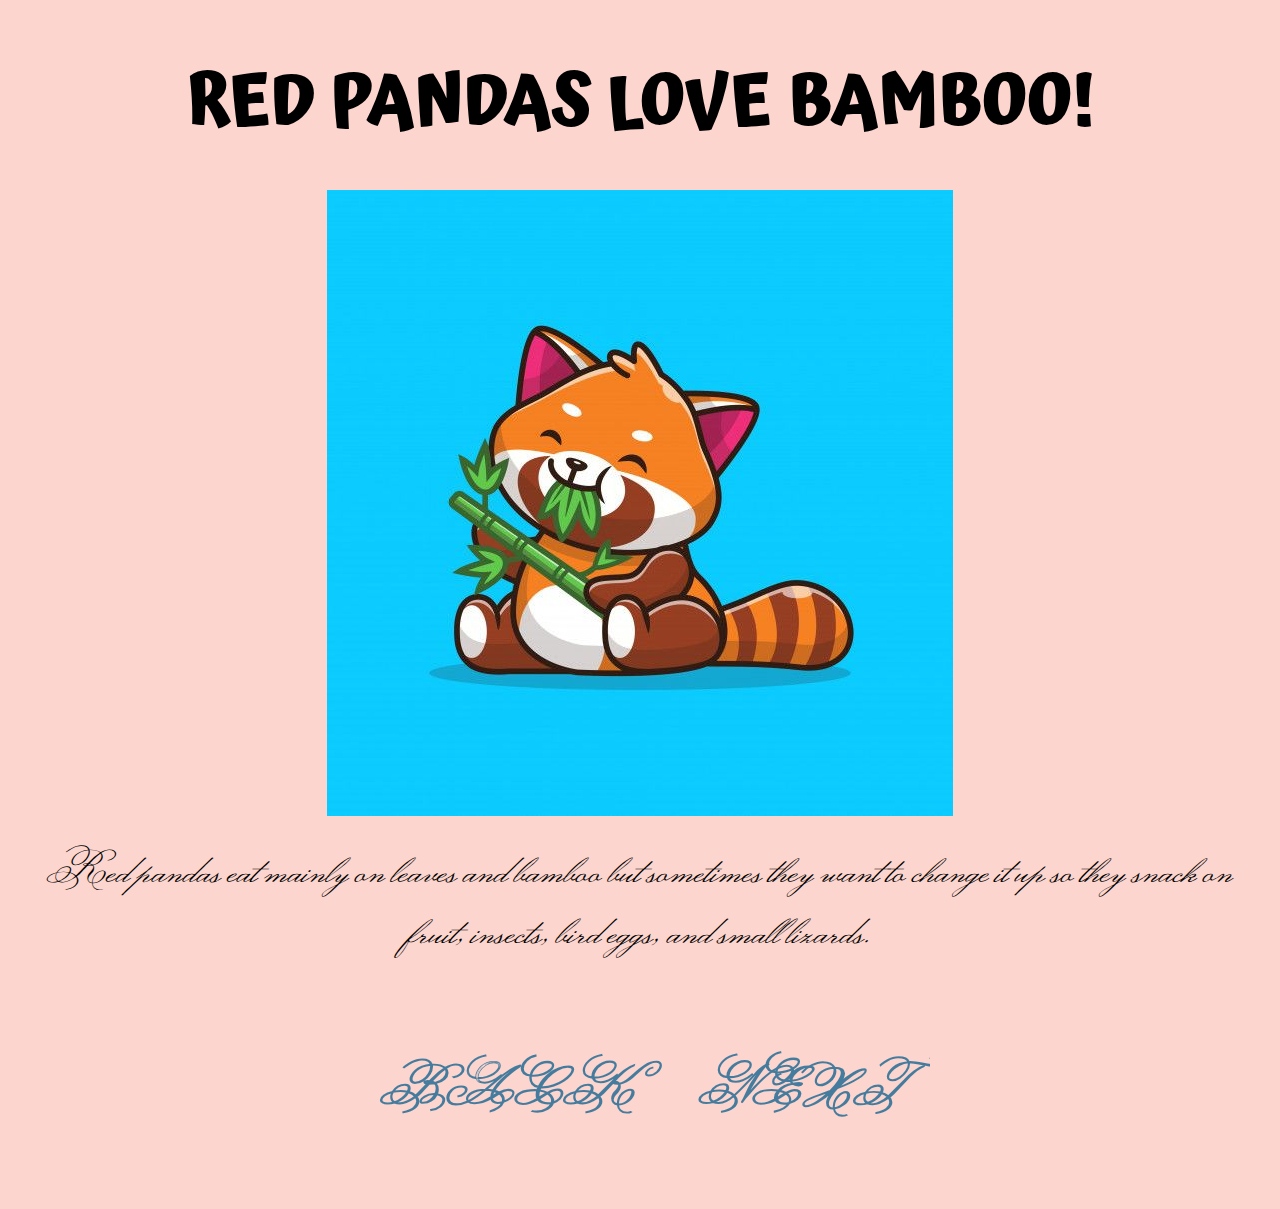
<file: assignment-1-sp2021/one.html>
<!DOCTYPE html>
<html lang="en">
<head>
	<meta charset="UTF-8">
	<title>Panda Loves bamboo!</title>
	<link href="https://fonts.googleapis.com/css?family=Atma|Monsieur-La-Doulaise" rel="stylesheet">
	<link rel="stylesheet" href="style.css">
</head>
<style>
    a:hover {
      background-color: #a090ff85;
    }
    .button:hover {
  text-decoration: none;
}
</style>

<body>
<div class="main">
    <h1>RED PANDAS LOVE BAMBOO!</h1>
	<img src="images/red-panda-eat-bamboo.jpg" alt="huge image of a cartoon red panda">
	<p>Red pandas eat mainly on leaves and bamboo but sometimes they want to change it up so they snack on fruit, insects, bird eggs, and small lizards.</p>	
	<a href="index.html">
		<h2>BACK</h2>
	</a>
	<a href="two.html">
		<h2>NEXT</h2>
	</a>
</div>
</body>
</html>
</file>
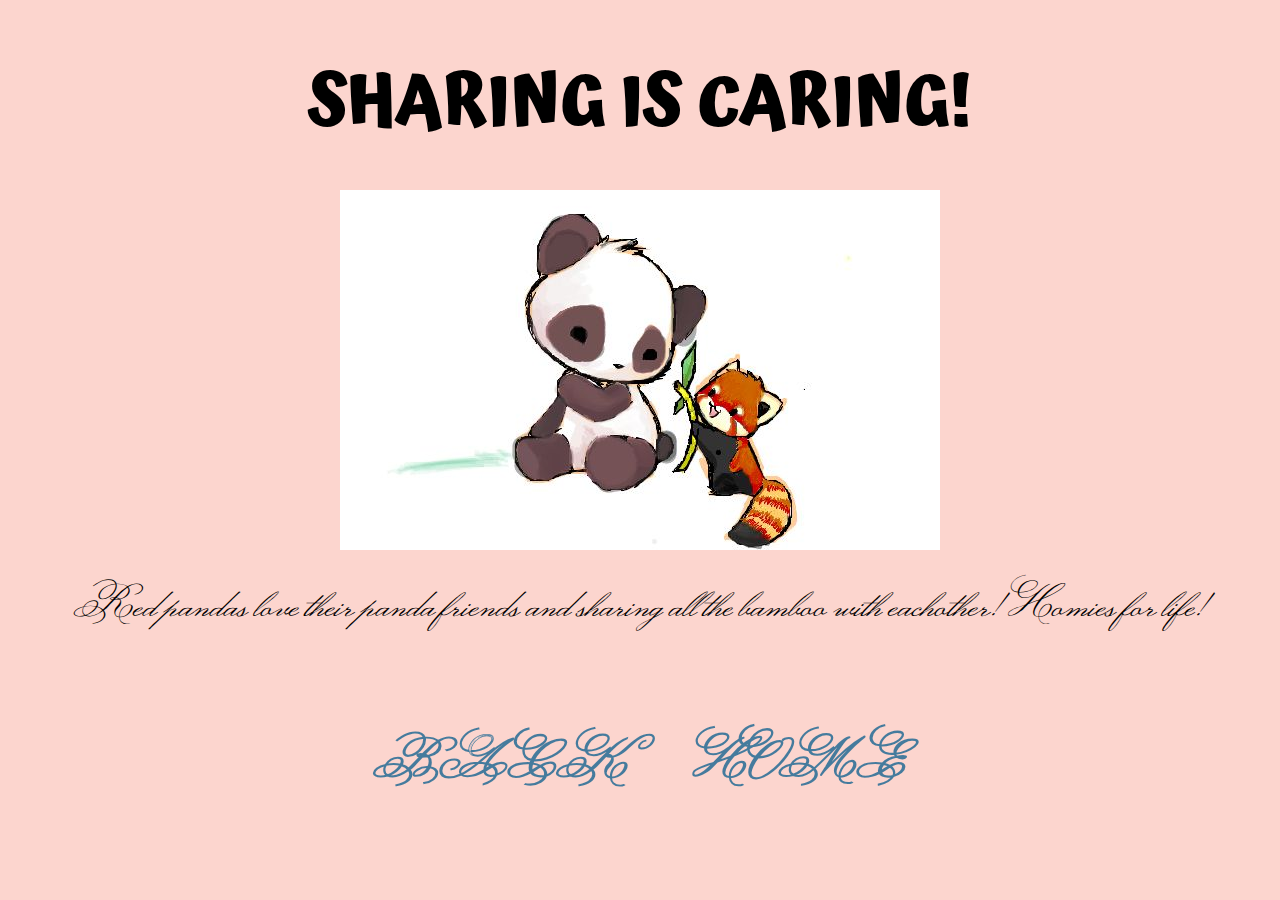
<file: assignment-1-sp2021/three.html>
<!DOCTYPE html>
<html lang="en">
<head>
	<meta charset="UTF-8">
	<title>Red panda and Panda sharing bamboo!</title>
	<link href="https://fonts.googleapis.com/css?family=Atma|Monsieur-La-Doulaise" rel="stylesheet">
	<link rel="stylesheet" href="style.css">
</head>
<style>
    a:hover {
      background-color: #a090ff85;
    }
    .button:hover {
  text-decoration: none;
}
</style>

<body>
<div class="main">
    <h1>SHARING IS CARING!</h1>
	<img src="images/panda-redpanda-bamboo.jpg" alt="image of red panda giving bamboo to a big panda">
	<p>Red pandas love their panda friends and sharing all the bamboo with eachother! Homies for life!</p>	
	<a href="two.html">
		<h2>BACK</h2>
	</a>
	<a href="index.html">
		<h2>HOME</h2>
	</a>

</div>
</body>
</html>
</file>
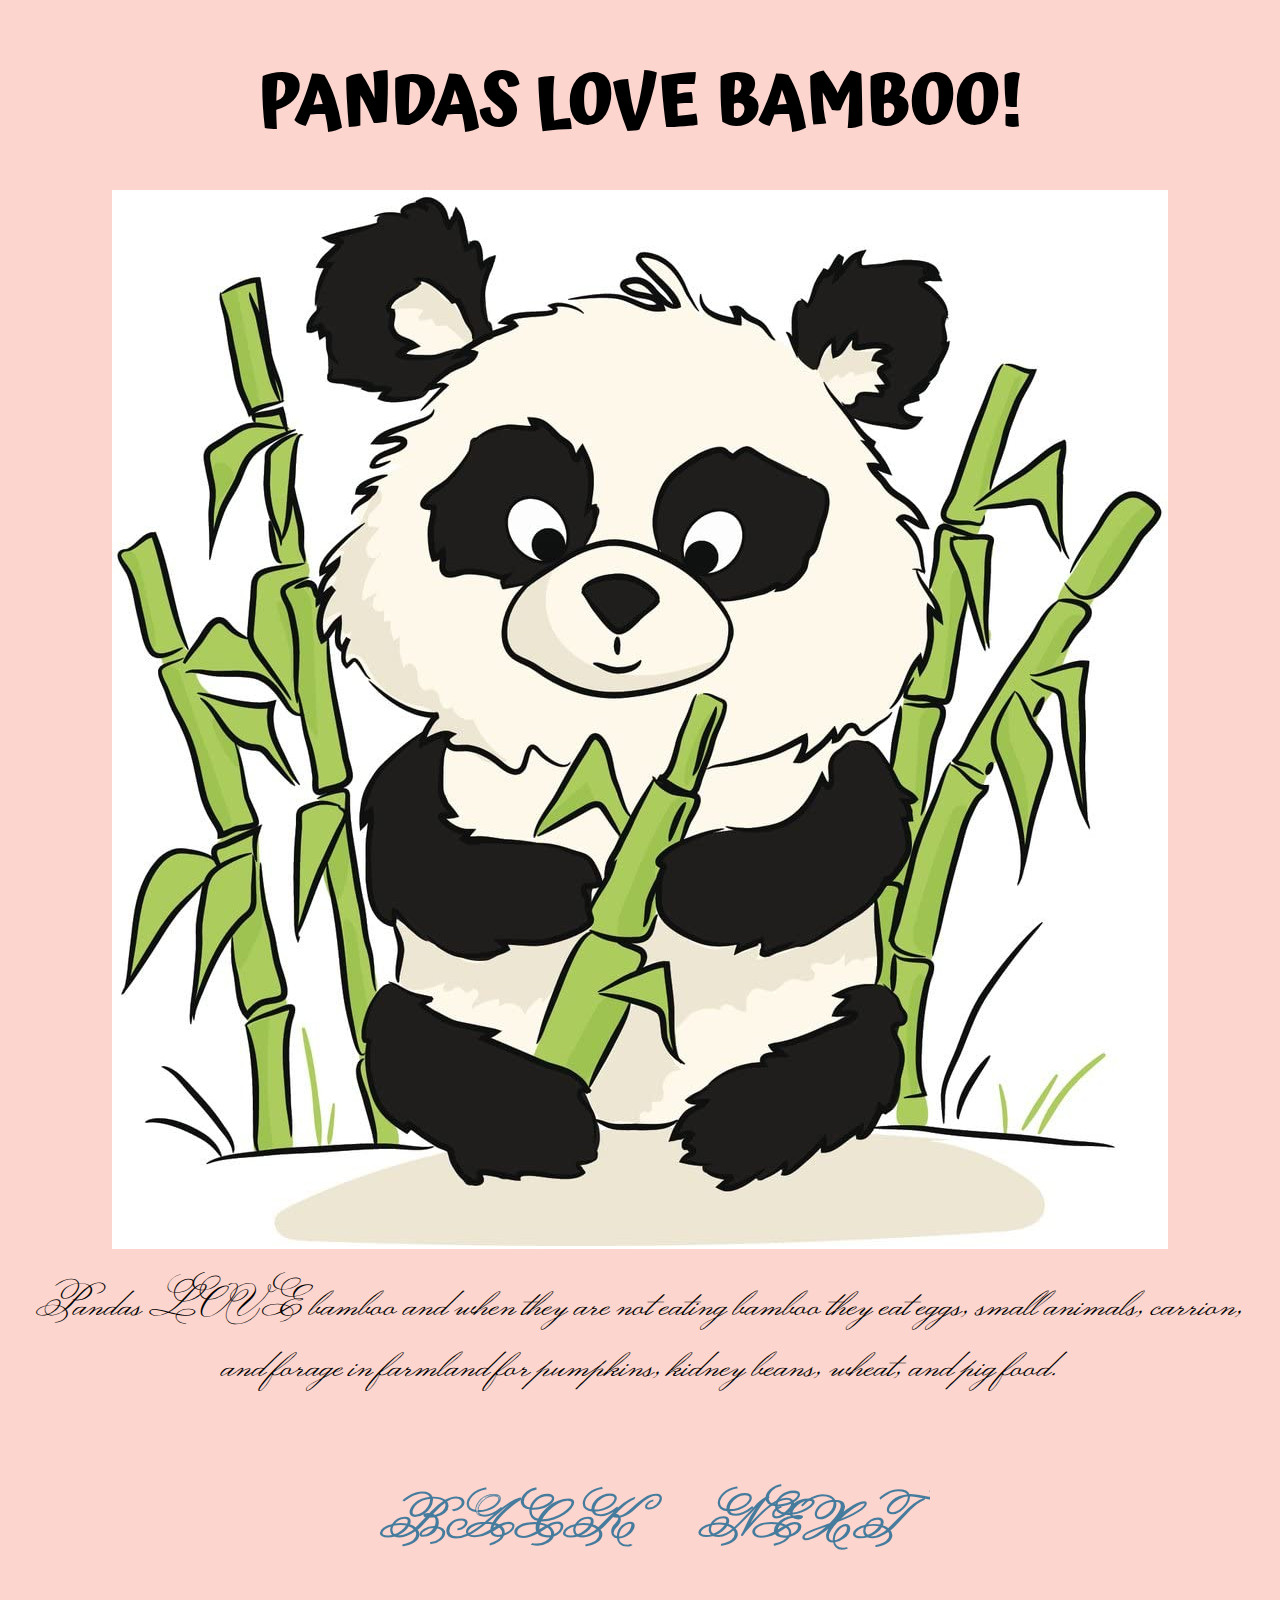
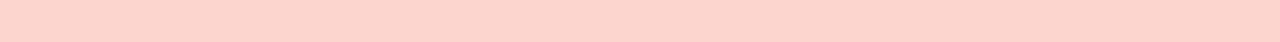
<file: assignment-1-sp2021/two.html>
<!DOCTYPE html>
<html lang="en">
<head>
	<meta charset="UTF-8">
	<title>Panda Loves bamboo!</title>
	<link href="https://fonts.googleapis.com/css?family=Atma|Monsieur-La-Doulaise" rel="stylesheet">
	<link rel="stylesheet" href="style.css">
</head>
<style>
    a:hover {
      background-color: #a090ff85;
    }
    .button:hover {
  text-decoration: none;
}
</style>

<body>
<div class="main">
    <h1>PANDAS LOVE BAMBOO!</h1>
	<img src="images/panda-love-bamboo.jpg" alt="huge image of a cartoon red panda">
	<p>Pandas LOVE bamboo and when they are not eating bamboo they eat eggs, small animals, carrion, and forage in farmland for pumpkins, kidney beans, wheat, and pig food.</p>	
	<a href="one.html">
		<h2>BACK</h2>
	</a>
	<a href="three.html">
		<h2>NEXT</h2>
	</a>
</div>
</body>
</html>
</file>
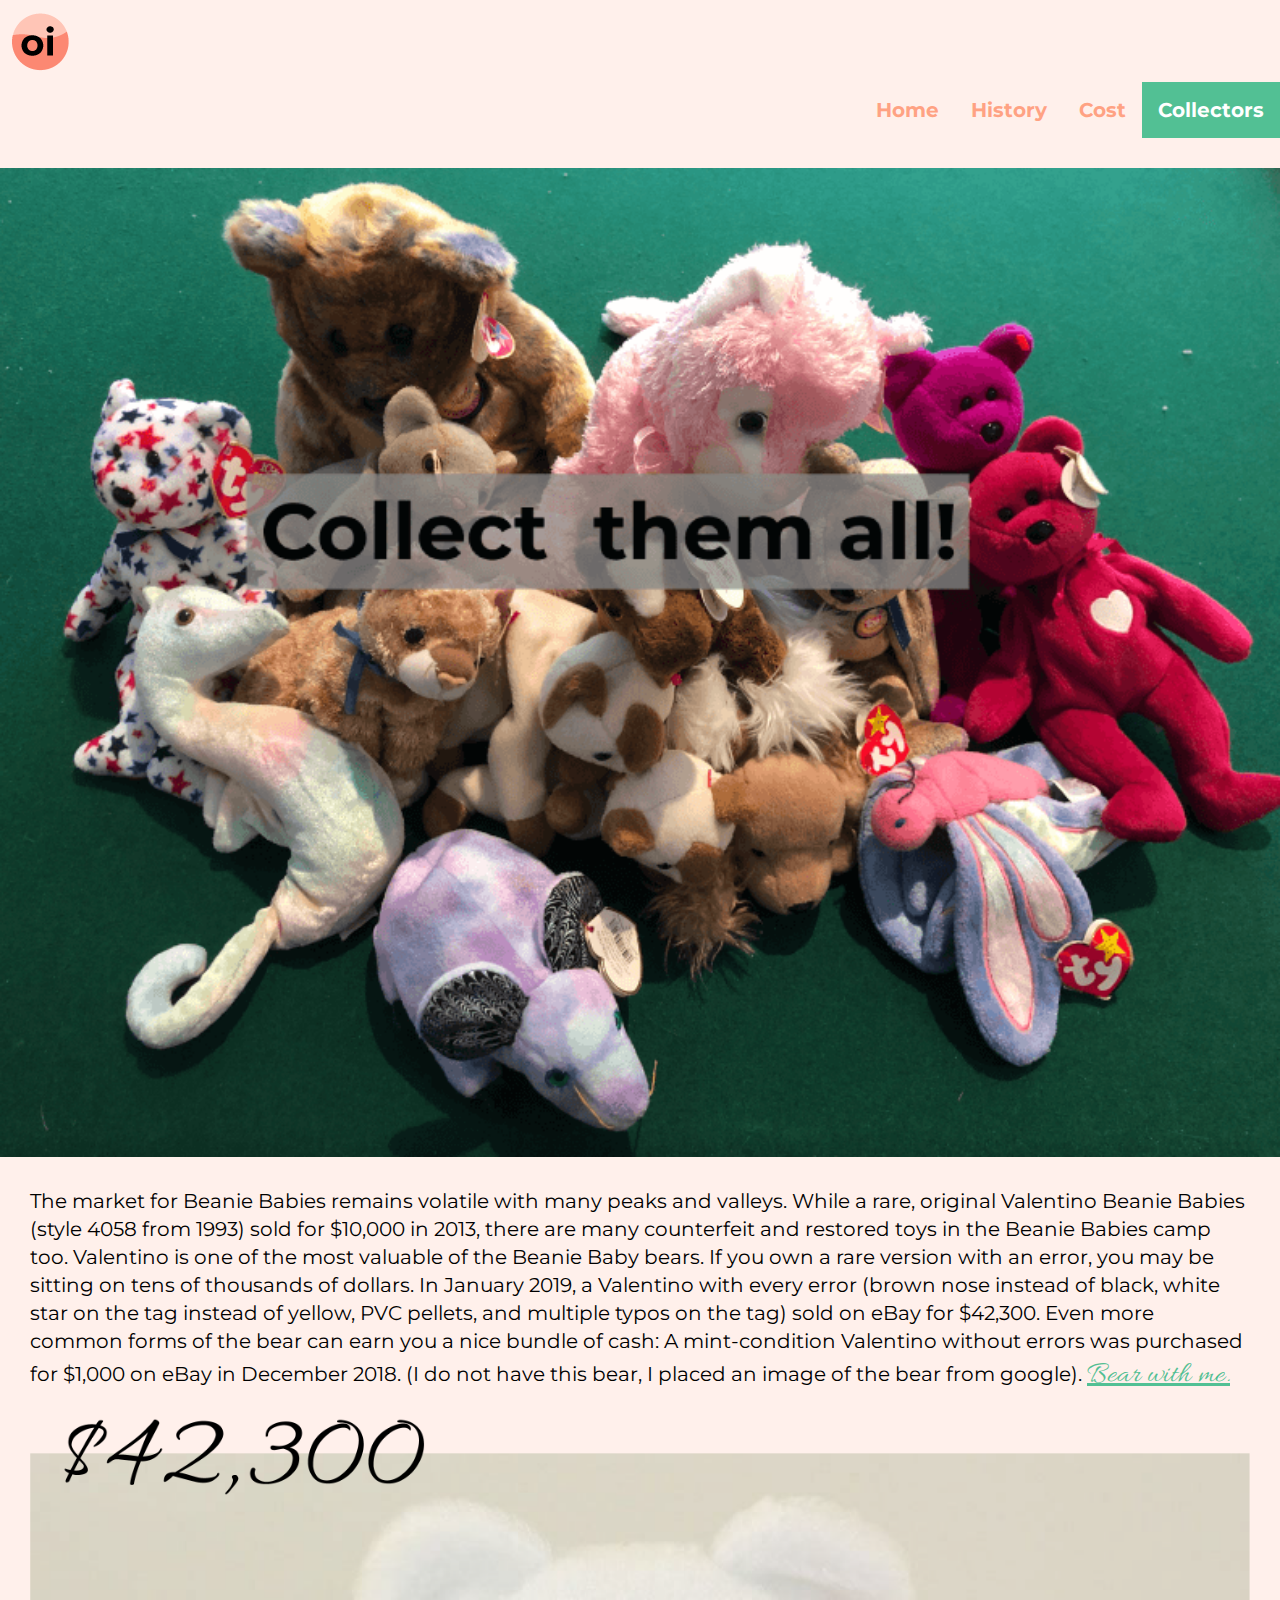
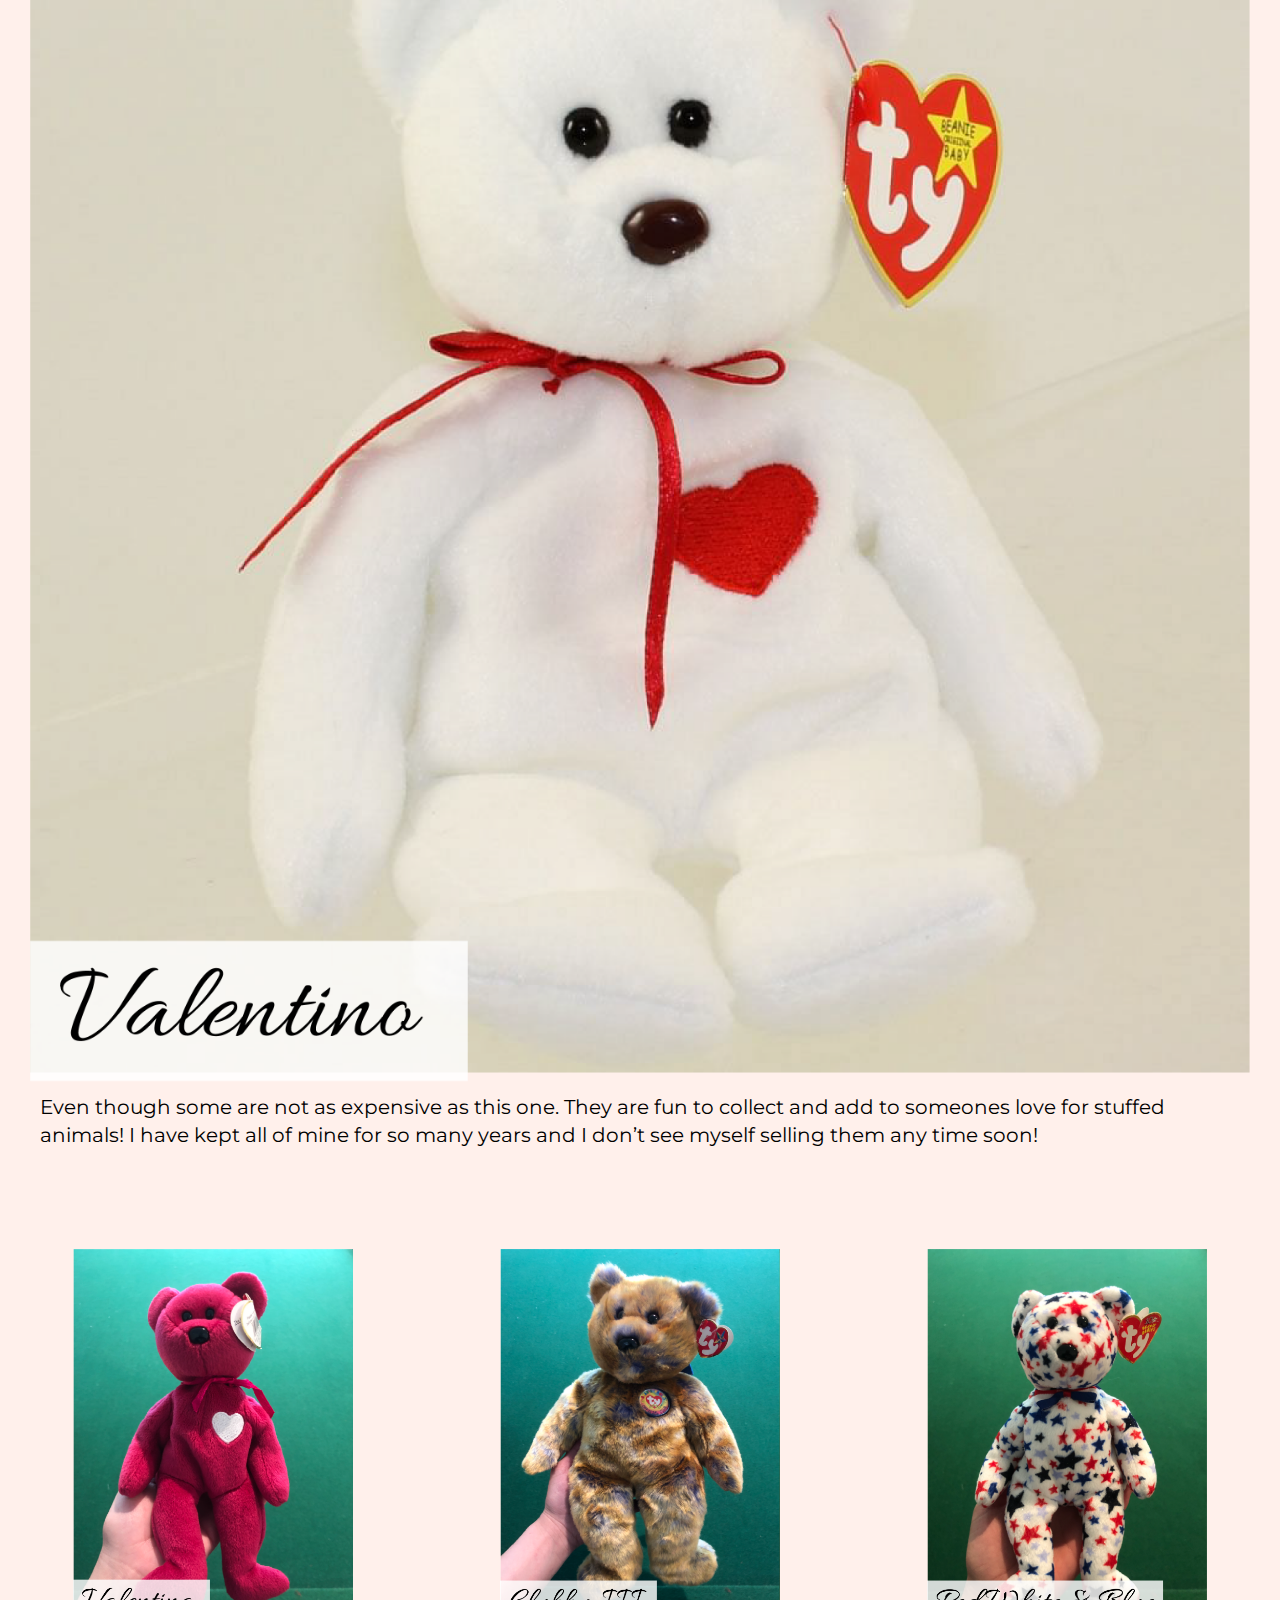
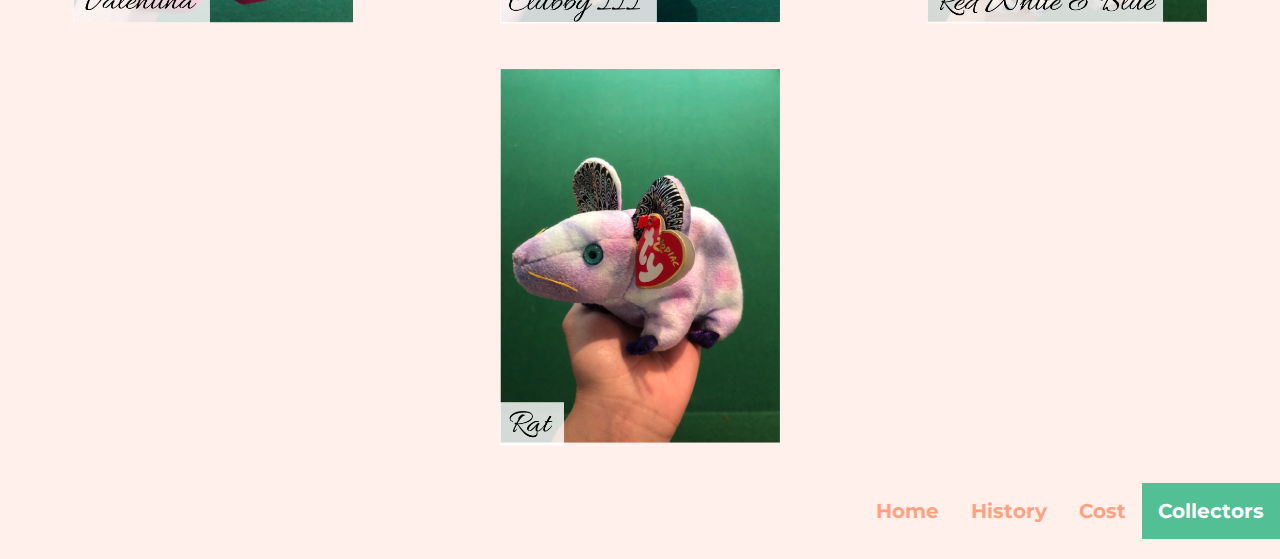
<file: project-2/collectors.html>
<!DOCTYPE html>
<html lang="en">
<head>
    <meta charset="UTF-8">
    <meta http-equiv="X-UA-Compatible" content="IE=edge">
    <meta name="viewport" content="width=device-width, initial-scale=1.0">
    <link href='https://fonts.googleapis.com/css?family=Montserrat' rel='stylesheet'>
    <link href='https://fonts.googleapis.com/css?family=Allura' rel='stylesheet'>
    <link rel="stylesheet" href="meyer-reset.css">
    <link rel="stylesheet" href="style.css">
    <link rel= "icon" href= "/images/icon-banner.ico" type= "image/x-icon">
    <link rel="shortcut icon" type="image/x-icon" href="/images/icon-banner.ico">
    <title>Collectors</title>
</head>
<body>
    <div class="icon">
        <a href="index.html">
        <img src="images/oi-logo.png">
    </a>
    </div>

    <style>
        .top-bar {
        overflow: hidden;
        background-color: #fff0eb;
        /*(131, 131, 131)*/
    }   
        .top-bar a {
        float: right;
        color: #ffa283;
        text-align: center;
        padding: 14px 16px;
        text-decoration: none;
        font-size: 17px;
    }  
        .top-bar a:hover {
        background-color: #ddd;
        color: rgb(53, 53, 53);
    }  
        .top-bar a.active {
        background-color: #04aa6db0;
        color: white;
    }
    a{
        color: #04aa6db0;  
    }
    a:hover{
    color: #ffa283; 
    }

    .navbar {
      overflow: hidden;
      background-color: #fff0eb;
      bottom: 0;
      width: 100%;
    }
    
    .navbar a {
        float: right;
        color: #ffa283;
        text-align: center;
        padding: 14px 16px;
        text-decoration: none;
        font-size: 17px;
    }
    
    .navbar a:hover {
        background-color: #ddd;
        color: rgb(53, 53, 53);
    }
    
    .navbar a.active {
        background-color: #04aa6db0;
        color: white;
    }
    </style>

    <div class="top-bar">
        <a class="active" a href=""><h5>Collectors</h5></a>
        <a href="cost.html"><h5>Cost</h5></a>
        <a href="history.html"><h5>History</h5></a>
        <a href="index.html"><h5>Home</h5></a>
    </div>

    <div class="title">
        <img src="images/collectors-page-big.png" width="100%" alt="beanie babies saying: collect them all!">
    </div>

    <div class="info">
        <p>The market for Beanie Babies remains volatile with many peaks and valleys. While a rare, original Valentino Beanie Babies (style 4058 from 1993) sold for $10,000 in 2013, there are many counterfeit and restored toys in the Beanie Babies camp too. Valentino is one of the most valuable of the Beanie Baby bears. If you own a rare version with an error, you may be sitting on tens of thousands of dollars. In January 2019, a Valentino with every error (brown nose instead of black, white star on the tag instead of yellow, PVC pellets, and multiple typos on the tag) sold on eBay for $42,300. Even more common forms of the bear can earn you a nice bundle of cash: A mint-condition Valentino without errors was purchased for $1,000 on eBay in December 2018. (I do not have this bear, I placed an image of the bear from google). <a class="read-more" href="https://www.ebay.com/b/Valentino-Beanie-Baby/440/bn_55193574">Bear with me.</p></a>
        <img src="images/valentino-names.png" width="100%" alt="white beanie baby bear">
        <div class="info-small">
        <p>Even though some are not as expensive as this one. They are fun to collect and add to someones love for stuffed animals! I have kept all of mine for so many years and I don’t see myself selling them any time soon!</p>
        </div>
    </div> 
    
    <div class="bear-collect">
        <div class="bearc">
        <img src="images/valentina-names.png" width="100%" alt="photo of a fuchia colored ty beanie baby">
        </div>
        <div class="bearc">
        <img src="images/clubbyiii-names.png" width="100%" alt="clubby beanie baby">
        </div>
        <div class="bearc">
        <img src="images/rwb-names.png" width="100%" alt="red white and  blue stared beanie baby">
        </div>
        <div class="bearc">
        <img src="images/rat-names.png" width="100%" alt="rat beanie baby">
        </div>
    </div>

    <div class="navbar">
        <a class="active" a href=""><h5>Collectors</h5></a>
        <a href="cost.html"><h5>Cost</h5></a>
        <a href="history.html"><h5>History</h5></a>
        <a href="index.html"><h5>Home</h5></a>
    </div>
</body>
</html>
</file>
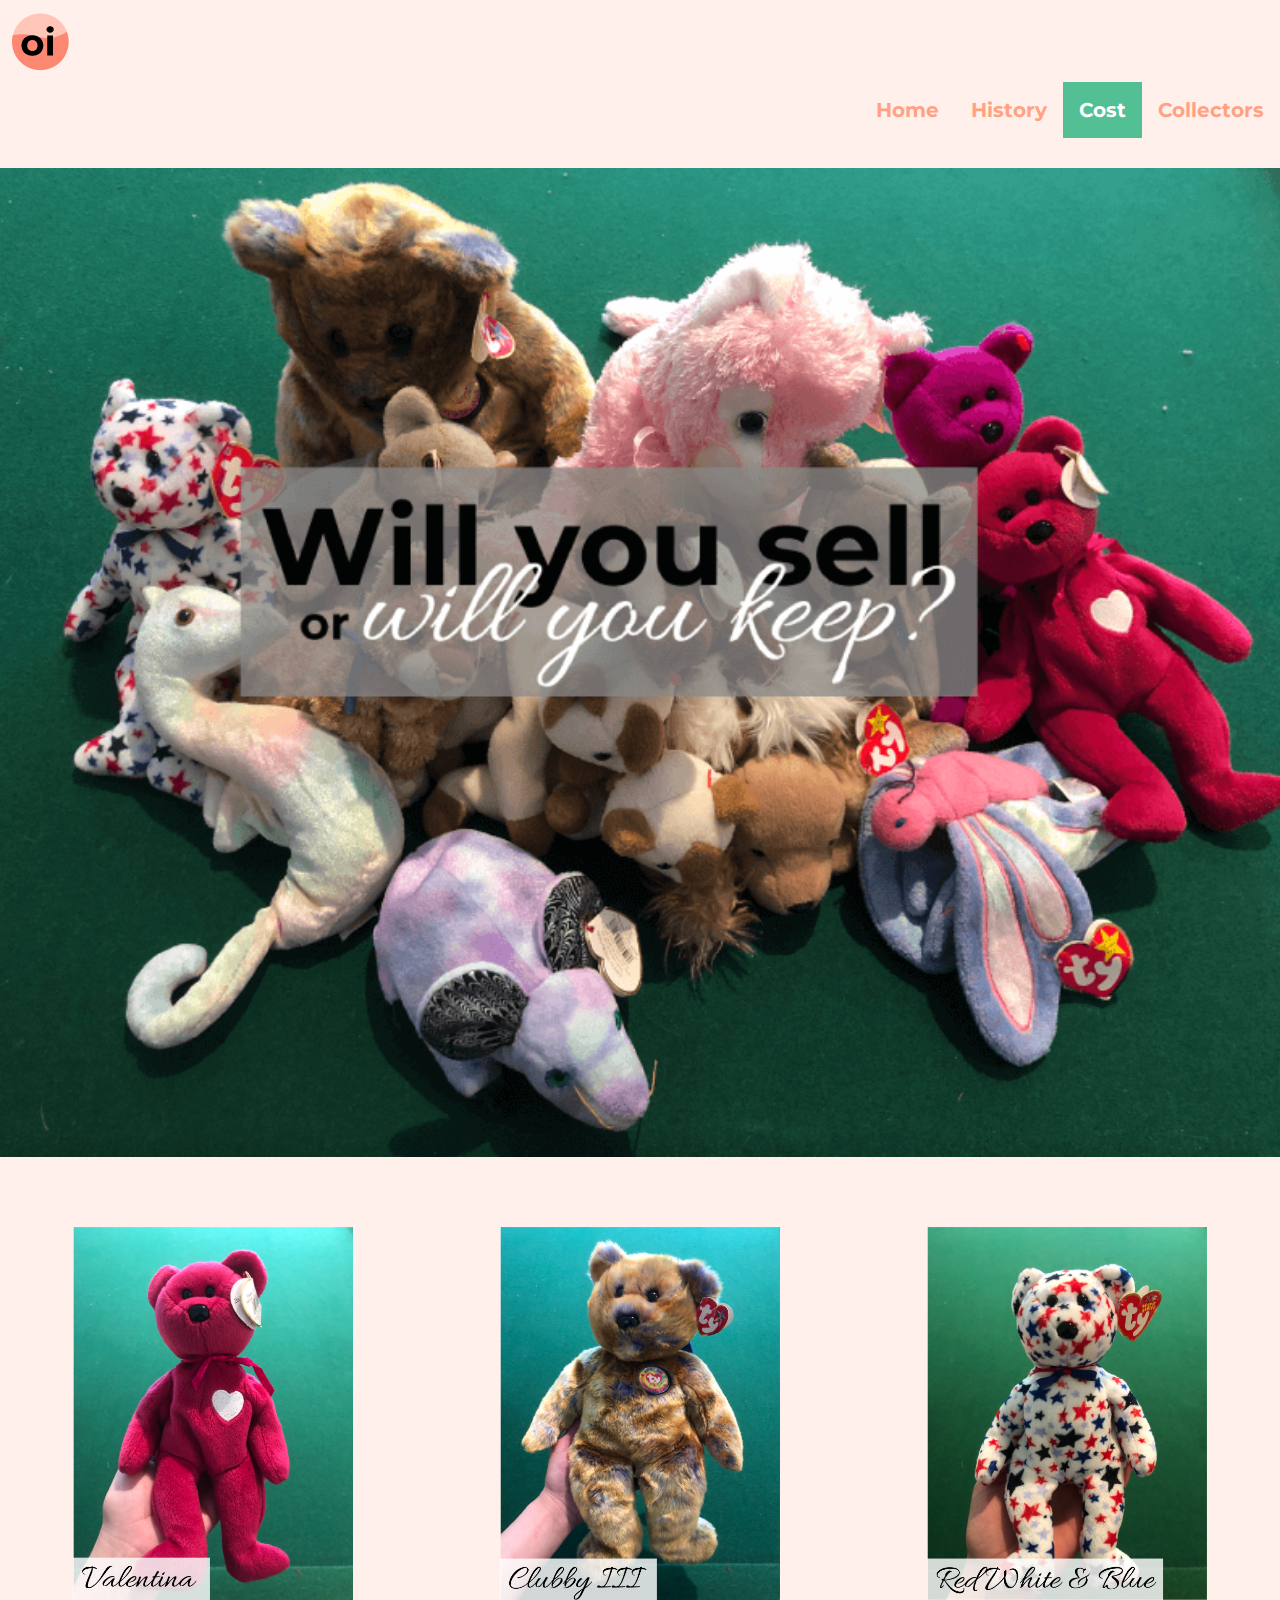
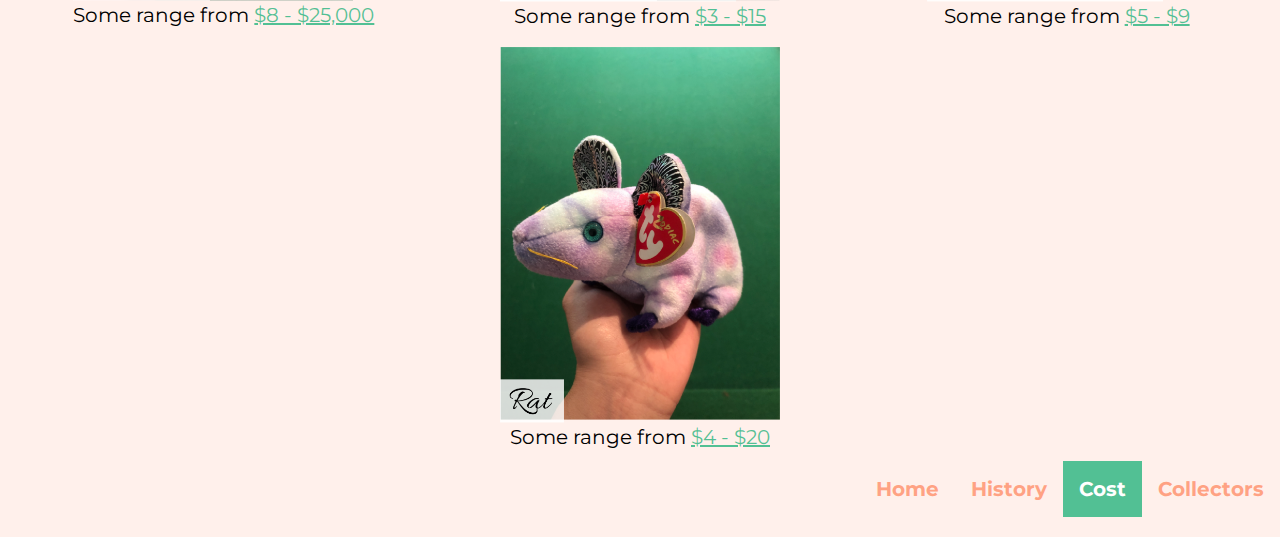
<file: project-2/cost.html>
<!DOCTYPE html>
<html lang="en">
<head>
    <meta charset="UTF-8">
    <meta http-equiv="X-UA-Compatible" content="IE=edge">
    <meta name="viewport" content="width=device-width, initial-scale=1.0">
    <link href='https://fonts.googleapis.com/css?family=Montserrat' rel='stylesheet'>
    <link href='https://fonts.googleapis.com/css?family=Allura' rel='stylesheet'>
    <link rel="stylesheet" href="meyer-reset.css">
    <link rel="stylesheet" href="style.css">
    <link rel= "icon" href= "/images/icon-banner.ico" type= "image/x-icon">
    <link rel="shortcut icon" type="image/x-icon" href="/images/icon-banner.ico">
    <title>Cost</title>
</head>
<body>
    <div class="icon">
        <a href="index.html">
        <img src="images/oi-logo.png">
    </a>
    </div>

    <style>
        .top-bar {
        overflow: hidden;
        background-color: #fff0eb;
        /*(131, 131, 131)*/
    }   
        .top-bar a {
        float: right;
        color: #ffa283;
        text-align: center;
        padding: 14px 16px;
        text-decoration: none;
        font-size: 17px;
    }  
        .top-bar a:hover {
        background-color: #ddd;
        color: rgb(53, 53, 53);
    }  
        .top-bar a.active {
        background-color: #04aa6db0;
        color: white;
    }
    a{
    color: #04aa6db0;  
    }
    a:hover{
   color: #ffa283; 
    }
    
    .navbar {
      overflow: hidden;
      background-color: #fff0eb;
      bottom: 0;
      width: 100%;
    }
    
    .navbar a {
        float: right;
        color: #ffa283;
        text-align: center;
        padding: 14px 16px;
        text-decoration: none;
        font-size: 17px;
    }
    
    .navbar a:hover {
        background-color: #ddd;
        color: rgb(53, 53, 53);
    }
    
    .navbar a.active {
        background-color: #04aa6db0;
        color: white;
    }
    </style>

    <div class="top-bar">
        <a href="collectors.html"><h5>Collectors</h5></a>
        <a class="active" a href=""><h5>Cost</h5></a>
        <a href="history.html"><h5>History</h5></a>
        <a href="index.html"><h5>Home</h5></a>
    </div>
    
    <div class="title">
        <img src="images/cost-page-big.png" width="100%" alt="lots of beanie babies with a title that says: will you sell or will you keep?">
    </div>

    <div class="flex-cost">
        <div class="kid">
            <img src="images/valentina-names.png" width="100%" alt="photo of a fuchia colored ty beanie baby">
            <p>Some range from <a href="https://www.ebay.com/b/Valentina-Beanie-Baby/440/bn_55193573"> $8 - $25,000</p></a>
        </div>
        <div class="kid">
            <img src="images/clubbyiii-names.png" width="100%" alt="clubby beanie baby">
            <p>Some range from <a href="https://www.ebay.com/sch/i.html?_from=R40&_nkw=ty+beanie+Clubby+III&_sacat=0&LH_BIN=1&_sop=15&mkrid=711-53200-19255-0&siteid=0&mkcid=1&campid=5338754133&toolid=10001&customid=Clubby%20III&mkevt=1">$3 - $15</p></a>
        </div>  
        <div class="kid">
            <img src="images/rwb-names.png" width="100%" alt="red white and  blue stared beanie baby">
            <p>Some range from <a href="https://www.ebay.com/sch/i.html?_from=R40&_trksid=p2322090.m570.l1313&_nkw=red+white+and+blue+beanie+baby&_sacat=0">$5 - $9</p></a>
        </div>
        <div class="kid">
            <img src="images/rat-names.png" width="100%"  alt="rat beanie baby">
            <p>Some range from <a href="https://www.ebay.ca/sch/i.html?_nkw=beanie+baby+zodiac+rat">$4 - $20</p></a>
        </div>
    </div>

    <div class="navbar">
        <a href="collectors.html"><h5>Collectors</h5></a>
        <a class="active" a href=""><h5>Cost</h5></a>
        <a href="history.html"><h5>History</h5></a>
        <a href="index.html"><h5>Home</h5></a>
    </div>

</body>
</html>
</file>
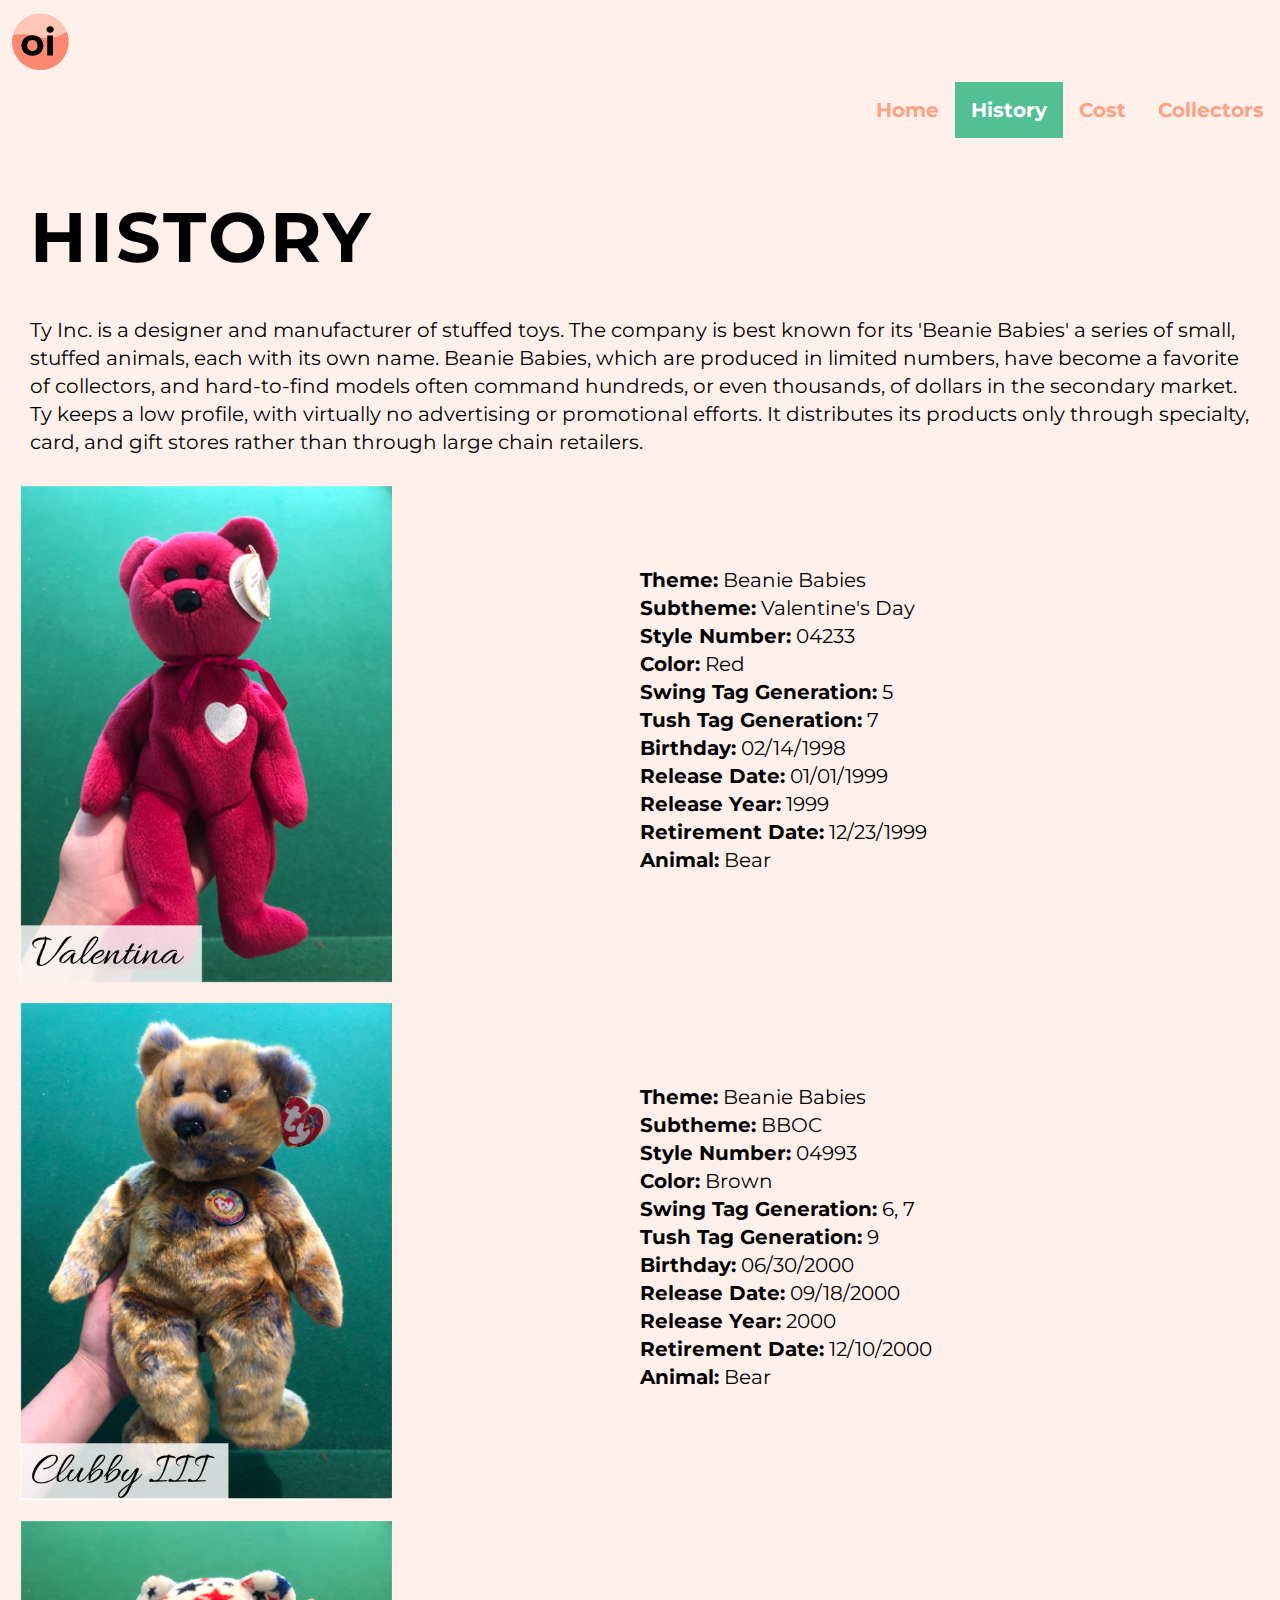
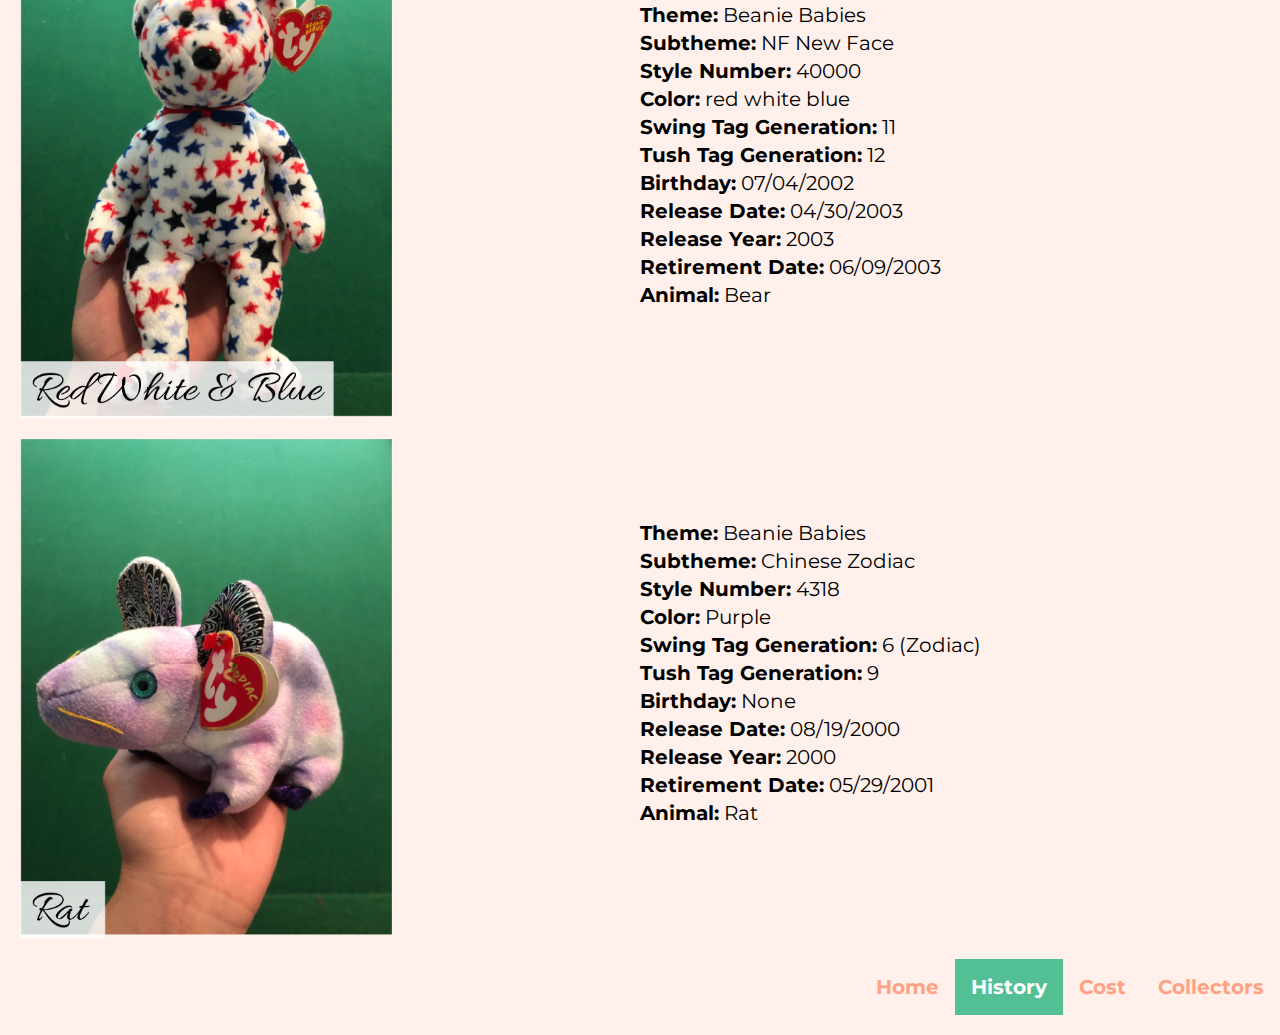
<file: project-2/history.html>
<!DOCTYPE html>
<html lang="en">
<head>
    <meta charset="UTF-8">
    <meta http-equiv="X-UA-Compatible" content="IE=edge">
    <meta name="viewport" content="width=device-width, initial-scale=1.0">
    <link href='https://fonts.googleapis.com/css?family=Montserrat' rel='stylesheet'>
    <link href='https://fonts.googleapis.com/css?family=Allura' rel='stylesheet'>
    <link rel="stylesheet" href="meyer-reset.css">
    <link rel="stylesheet" href="style.css">
    <link rel= "icon" href= "/images/icon-banner.ico" type= "image/x-icon">
    <link rel="shortcut icon" type="image/x-icon" href="/images/icon-banner.ico">
    <title>History</title>
</head>
<body>
    <div class="icon">
        <a href="index.html">
        <img src="images/oi-logo.png">
    </a>
    </div>
    <style>
    .top-bar {
        overflow: hidden;
        background-color: #fff0eb;
        /*(131, 131, 131)*/
    }   
    .top-bar a {
        float: right;
        color: #ffa283;
        text-align: center;
        padding: 14px 16px;
        text-decoration: none;
        font-size: 17px;
    }  
    .top-bar a:hover {
        background-color: #ddd;
        color: rgb(53, 53, 53);
    }  
    .top-bar a.active {
        background-color: #04aa6db0;
        color: white;
    }
    
    .navbar {
      overflow: hidden;
      background-color: #fff0eb;
      bottom: 0;
      width: 100%;
    }
    
    .navbar a {
        float: right;
        color: #ffa283;
        text-align: center;
        padding: 14px 16px;
        text-decoration: none;
        font-size: 17px;
    }
    
    .navbar a:hover {
        background-color: #ddd;
        color: rgb(53, 53, 53);
    }
    
    .navbar a.active {
        background-color: #04aa6db0;
        color: white;
    }

    ul.no-bullets {
        list-style-type: none;
        margin: 0;
        padding: 0;
    }
</style>
    </style>

    <div class="top-bar">
        <a href="collectors.html"><h5>Collectors</h5></a>
        <a href="cost.html"><h5>Cost</h5></a>
        <a class="active" a href=""><h5>History</h5></a>
        <a href="index.html"><h5>Home</h5></a>
    </div>
    
    <div class="history-title">
        <h1>HISTORY</h1>
    </div>
    <div class="history">
        <p>Ty Inc. is a designer and manufacturer of stuffed toys. The company is best known for its 'Beanie Babies' a series of small, stuffed animals, each with its own name. Beanie Babies, which are produced in limited numbers, have become a favorite of collectors, and hard-to-find models often command hundreds, or even thousands, of dollars in the secondary market. Ty keeps a low profile, with virtually no advertising or promotional efforts. It distributes its products only through specialty, card, and gift stores rather than through large chain retailers.</p>
    </div>

    <div class="beanies-history">
        <div class="kidh">
            <div>
            <img src="images/valentina-names.png" width="60%" alt="photo of a fuchia colored ty beanie baby">
            </div>
            <div>
            <ul class="no-bullets">
            <p>
            <li><b>Theme:</b> Beanie Babies</li>
            <li><b>Subtheme:</b> Valentine's Day</li>
            <li><b>Style Number:</b> 04233</li>
            <li><b>Color:</b> Red</li>
            <li><b>Swing Tag Generation:</b> 5</li>
            <li><b>Tush Tag Generation:</b> 7</li>
            <li><b>Birthday:</b> 02/14/1998</li>
            <li><b>Release Date:</b> 01/01/1999</li>
            <li><b>Release Year:</b> 1999</li>
            <li><b>Retirement Date:</b> 12/23/1999</li>
            <li><b>Animal:</b> Bear</li>
            </p>
            </ul>
        </div>
        </div>
        
        <div class="kidh">
            <div>
            <img src="images/clubbyiii-names.png" width="60%" alt="clubby beanie baby">
            </div>
            <div>
            <ul class="no-bullets">
            <p>
            <li><b>Theme:</b> Beanie Babies</li>
            <li><b>Subtheme:</b> BBOC</li>
            <li><b>Style Number:</b> 04993</li>
            <li><b>Color:</b> Brown</li>
            <li><b>Swing Tag Generation:</b> 6, 7</li>
            <li><b>Tush Tag Generation:</b> 9</li>
            <li><b>Birthday:</b> 06/30/2000</li>
            <li><b>Release Date:</b> 09/18/2000</li>
            <li><b>Release Year:</b> 2000</li>
            <li><b>Retirement Date:</b> 12/10/2000</li>
            <li><b>Animal:</b> Bear</li>
            </p>
            </ul>
            </div>
            </div>

        <div class="kidh">
            <div>
            <img src="images/rwb-names.png" width="60%" alt="red white and  blue stared beanie baby" >
            </div>
            <div>
            <ul class="no-bullets">
            <p>
            <li><b>Theme:</b> Beanie Babies</li>
            <li><b>Subtheme:</b> NF New Face</li>
            <li><b>Style Number:</b> 40000</li>
            <li><b>Color:</b> red white blue</li>
            <li><b>Swing Tag Generation:</b> 11</li>
            <li><b>Tush Tag Generation:</b> 12</li>
            <li><b>Birthday:</b> 07/04/2002</li>
            <li><b>Release Date:</b> 04/30/2003</li>
            <li><b>Release Year:</b> 2003</li>
            <li><b>Retirement Date:</b> 06/09/2003</li>
            <li><b>Animal:</b> Bear</li>
            </p>
            </ul>
            </div>
            </div>

        <div class="kidh">
            <div>
            <img src="images/rat-names.png" width="60%" alt="rat beanie baby">
            </div>
            <div>
            <ul class="no-bullets">
            <p>
            <li><b>Theme:</b> Beanie Babies</li>
            <li><b>Subtheme:</b> Chinese Zodiac</li>
            <li><b>Style Number:</b> 4318</li>
            <li><b>Color:</b> Purple</li>
            <li><b>Swing Tag Generation:</b> 6 (Zodiac)</li>
            <li><b>Tush Tag Generation:</b> 9</li>
            <li><b>Birthday:</b> None</li>
            <li><b>Release Date:</b> 08/19/2000</li>
            <li><b>Release Year:</b> 2000</li>
            <li><b>Retirement Date:</b> 05/29/2001</li>
            <li><b>Animal:</b> Rat</li>
            </p>
            </ul>
            </div>
            </div>

    <div class="navbar">
        <a href="collectors.html"><h5>Collectors</h5></a>
        <a href="cost.html"><h5>Cost</h5></a>
        <a class="active" a href=""><h5>History</h5></a>
        <a href="index.html"><h5>Home</h5></a>
    </div>

</body>
</html>
</file>
<file: assignment-1-sp2021/style.css>
.img{
    width: 100%;
}

body{
    background-color: #fcd5ce;
}

.main{
    text-align: center;
}
/*fonts 
font-family: 'Atma';
font-family: 'Monsieur-La-Doulaise';*/

h1{
   font-size: 70px;
   font-family: 'atma';
   margin-bottom: 30px;
}
h2{
    font-family: 'monsieur-la-doulaise';
    color: #83c5be;
}
p{
    font-family: 'monsieur-la-doulaise';
    font-size: 39.5px;
    margin: 20px;
}
a {
    position: relative;
    display: inline-block;
    font-size: 2em;
    font-weight: 800;
    color: royalblue;
    overflow: hidden;
    background: linear-gradient(to right, #83c5be, #006d77 50%, #457b9d 50%);
    background-clip: text;
    -webkit-background-clip: text;
    -webkit-text-fill-color: transparent;
    background-size: 200% 100%;
    background-position: 100%;
    transition: background-position 275ms ease;
}
a:hover {
    background-position: 0 100%;
}
a{
   text-align: left; 
   padding: 30px;
}
</file>
<file: assignment-3-sp-2021/style.css>
*{
    background-color: cornsilk;
}
.svg {
    width: 100%;
    height: auto;
}
.svg path {
    fill: #000;
}
/* bounce */
@keyframes panda {
    0%   {transform: translateY(0)}
    25%  {transform: translateY(-25px)}
    75%  {transform: translateY(25px)}
    100% {transform: translateY(0)}
}

.panda {
    animation: panda 8s linear infinite;
}
 
/*dispearing*/
@keyframes foods {
    0%        {opacity: 0}
    15%, 70%  {opacity: 1}
    85%, 100% {opacity: 0}
}
  
.foods {
    animation: foods 3s ease infinite;
} 

.panda {
    animation-name: spinning-circle;
    animation-duration: 8s;
    animation-iteration-count:infinite;
}

@-webkit-keyframes spinning-circle{
    0%{
        -webkit-transform: rotate(0deg)
        transform: rotate (0deg);
        -webkid-transform-origin: 125% 125%;
        transform-origin:125% 125%;
    }
    100% {
        -webkit-transform: rotate(35deg);
        transform: rotate(35deg);
        -webkit-transform-origin: 125% 125%;
        transform-origin: 125% 125%;
      }
}
</file>
<file: project-2/style.css>
* {box-sizing: border-box;
}

body{
    background-color: #fff0eb;
    font-family: "Montserrat", sans-serif;  
    line-height: 1.4;
    font-size: 20px;
}

/*fonts*/
h1 {
    font-family: "Montserrat";
    font-size: 70px;
    font-weight: bolder;
    color: black; 
    letter-spacing: 3px;
    margin: 20px;
}
.read-more{
    font-family: "Allura";
    font-size: 30px;
}

p{
    display: inline;
}

h5{
    font-family: "Montserrat";  
    font-size: 20px;
}

/*icon*/
.icon {
    padding: 10px;
}

/*top bar nav*/
.top-bar{
    padding-bottom: 30px;
}
.navbar{
    padding-bottom: 20px; 
}

/*image*/
img{
    display: flex;
    align-items: center;
    justify-content: center;
}

/*index*/
.kidm{
    display: flex;
}
.kidm div{
    flex: 1;
}
.kidm div:nth-child(2){
    margin-top: 80px;
}
.clubby-here{
    position: relative;
}
.bear-main{
    width: 80%;
    margin: auto;
}
.bear-main .kidm .left{
    flex: 40%;
}
.bear-main .kidm .right{
    flex: 60%;
    margin-left: 60px;
}

/*history page*/
.kidh{
    display: flex;
}
.kidh div{
    flex: 1;
}
.kidh div:nth-child(2){
    margin-top: 80px;
}
.kidh{
    margin: 20px;
}
.kidh{
    font-size: 20px; 
}
.history{
    margin: 30px;
}
.history-title{
    margin-left: 10px;
}

/*cost page*/
.flex-cost{
    display: flex;
    flex-flow: row wrap;
    justify-content: space-around;
    margin-bottom: 5vw;
}
.kid {
    padding: 10px;
    margin: 60px;
    height: 300px;
    width: 300px;
    text-align: center;
}
.kid p{
    white-space: nowrap;
}

/*collector page*/
.bear-collect{
    display: flex;
    flex-flow: row wrap;
    justify-content: space-around;
    margin-bottom: 5vw;
}
.bearc {
    padding: 10px;
    margin: 60px;
    height: 300px;
    width: 300px;
    text-align: center;
}
.info{
    margin: 30px;
}
.info-small{
    margin: 10px; 
}

/*shake image*/
img:hover {
    animation: shake 0.9s;
    animation-iteration-count: infinite;
}
  
  @keyframes shake {
    0% { transform: translate(1px, 1px) rotate(0deg); }
    10% { transform: translate(-1px, -2px) rotate(-1deg); }
    20% { transform: translate(-3px, 0px) rotate(1deg); }
    30% { transform: translate(3px, 2px) rotate(0deg); }
    40% { transform: translate(1px, -1px) rotate(1deg); }
    50% { transform: translate(-1px, 2px) rotate(-1deg); }
    60% { transform: translate(-3px, 1px) rotate(0deg); }
    70% { transform: translate(3px, 1px) rotate(-1deg); }
    80% { transform: translate(-1px, -1px) rotate(1deg); }
    90% { transform: translate(1px, 2px) rotate(0deg); }
    100% { transform: translate(1px, -2px) rotate(-1deg); }
  }

/*bear moves */ 
#draggable-teddy {
    position: absolute;
    z-index: 9;
    width: 500px;
    top:100px;
    right: 300px;
    text-align: center;
  }
  #draggable-teddy img {width: 100%;}
  
  #teddy-img {
    cursor: move;
    z-index: 10;
  }
</file>
